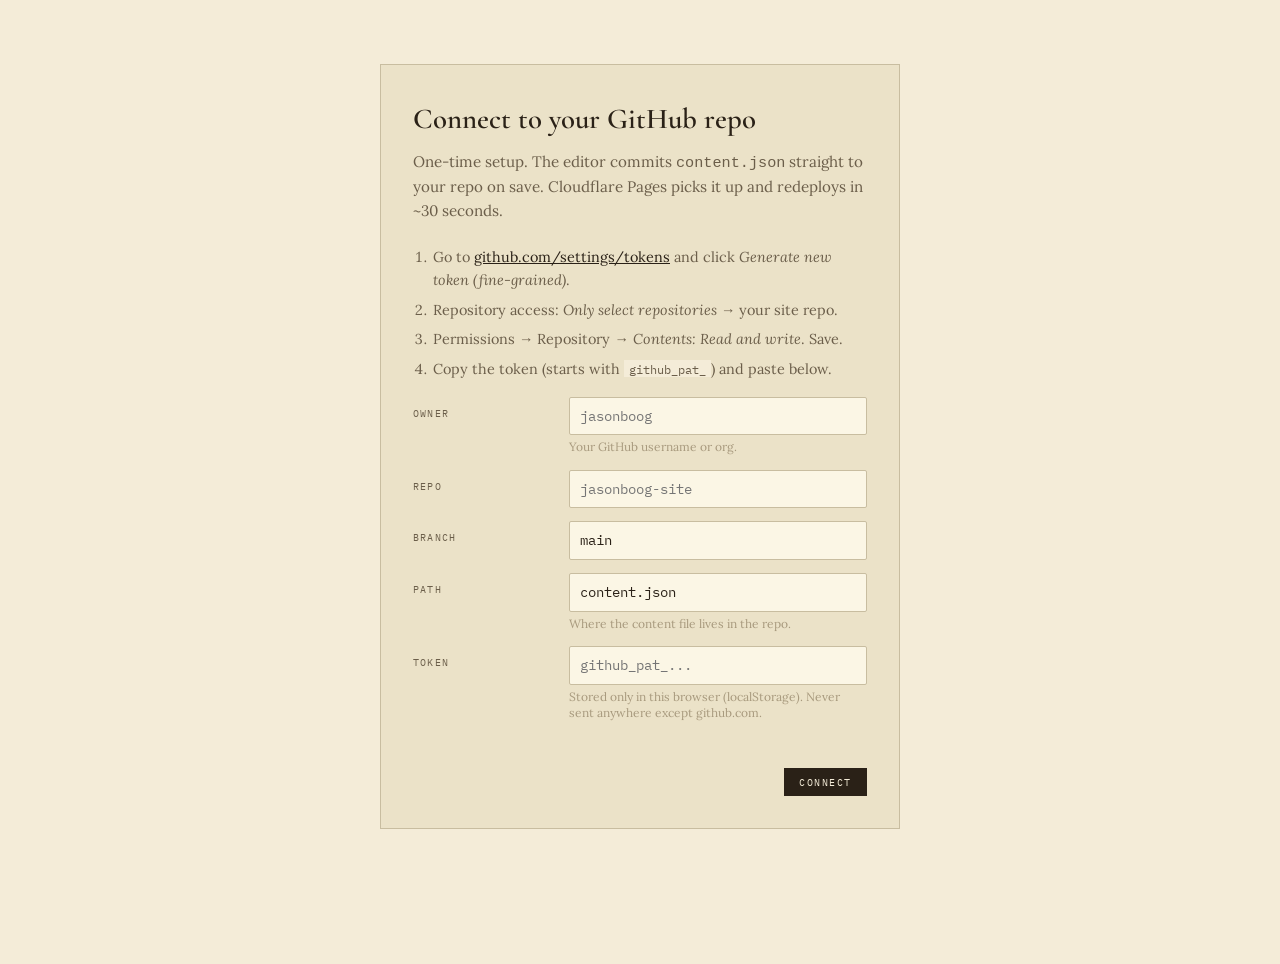
<file: admin/index.html>
<!DOCTYPE html>
<html lang="en">
<head>
<meta charset="UTF-8">
<meta name="viewport" content="width=device-width, initial-scale=1.0">
<meta name="robots" content="noindex">
<title>Site Editor — Jason Boog</title>
<link href="https://fonts.googleapis.com/css2?family=Cormorant+Garamond:wght@500;600&family=IBM+Plex+Mono:wght@400;500&family=Lora:wght@400;500&display=swap" rel="stylesheet">
<style>
  :root {
    --paper:      #f4ecd8;
    --paper-soft: #ebe2c8;
    --paper-deep: #e3d8b8;
    --ink:        #2a2117;
    --ink-soft:   #6b5e4a;
    --ink-faint:  #a89a7e;
    --rule:       #c8bda0;
    --rule-soft:  #d9cfb4;
    --accent:     #a83432;
    --ok:         #2a7a3a;
  }
  *, *::before, *::after { box-sizing: border-box; margin: 0; padding: 0; }
  body {
    background: var(--paper);
    color: var(--ink);
    font-family: 'Lora', Georgia, serif;
    font-size: 15px;
    line-height: 1.55;
    padding: 0;
    min-height: 100vh;
  }
  .mono { font-family: 'IBM Plex Mono', ui-monospace, monospace; }
  .serif { font-family: 'Cormorant Garamond', serif; }
  a { color: var(--ink); }
  a:hover { color: var(--accent); }

  /* Layout */
  .app { display: grid; grid-template-columns: 220px 1fr; min-height: 100vh; }
  aside.sidebar {
    background: var(--paper-soft);
    border-right: 0.5px solid var(--rule);
    padding: 1.5rem 0;
    position: sticky; top: 0; height: 100vh;
    display: flex; flex-direction: column; gap: 0.25rem;
  }
  .brand {
    padding: 0 1.25rem 1rem;
    border-bottom: 0.5px solid var(--rule);
    margin-bottom: 0.5rem;
  }
  .brand .name {
    font-family: 'Cormorant Garamond', serif;
    font-weight: 600; font-size: 1.4rem; line-height: 1; letter-spacing: -0.01em;
  }
  .brand .sub {
    font-family: 'IBM Plex Mono', monospace;
    font-size: 0.62rem; letter-spacing: 0.16em; text-transform: uppercase;
    color: var(--ink-faint); margin-top: 0.35rem;
  }
  .nav button {
    appearance: none; background: transparent; border: 0;
    padding: 0.55rem 1.25rem; width: 100%; text-align: left;
    font-family: 'IBM Plex Mono', monospace;
    font-size: 0.7rem; letter-spacing: 0.12em; text-transform: uppercase;
    color: var(--ink-soft); cursor: pointer; border-left: 2px solid transparent;
  }
  .nav button:hover { color: var(--accent); }
  .nav button.is-active { color: var(--accent); border-left-color: var(--accent); background: rgba(168,52,50,0.06); }
  .sidebar-foot { margin-top: auto; padding: 1rem 1.25rem; font-family: 'IBM Plex Mono', monospace; font-size: 0.62rem; color: var(--ink-faint); letter-spacing: 0.1em; }

  main.body { padding: 2rem 2.5rem 4rem; max-width: 920px; }

  /* Topbar (status + save) */
  .topbar {
    display: flex; justify-content: space-between; align-items: center;
    gap: 1rem; margin-bottom: 1.5rem;
    padding-bottom: 1rem; border-bottom: 0.5px solid var(--rule);
  }
  .topbar h1 {
    font-family: 'Cormorant Garamond', serif;
    font-weight: 600; font-size: 1.6rem; line-height: 1;
  }
  .topbar .actions { display: flex; gap: 0.5rem; align-items: center; }
  .status {
    font-family: 'IBM Plex Mono', monospace; font-size: 0.65rem;
    letter-spacing: 0.12em; text-transform: uppercase; color: var(--ink-faint);
  }
  .status.dirty { color: var(--accent); }
  .status.ok    { color: var(--ok); }

  button.btn, a.btn {
    appearance: none; cursor: pointer; text-decoration: none;
    background: var(--paper-soft); color: var(--ink);
    border: 0.5px solid var(--rule);
    padding: 0.5rem 0.9rem;
    font-family: 'IBM Plex Mono', monospace;
    font-size: 0.65rem; letter-spacing: 0.14em; text-transform: uppercase;
    line-height: 1; transition: background 0.1s;
    display: inline-flex; align-items: center; gap: 0.4rem;
  }
  button.btn:hover, a.btn:hover { background: var(--paper-deep); color: var(--ink); }
  button.btn.primary {
    background: var(--ink); color: var(--paper); border-color: var(--ink);
  }
  button.btn.primary:hover { background: var(--accent); border-color: var(--accent); }
  button.btn.danger { color: var(--accent); }
  button.btn:disabled { opacity: 0.4; cursor: not-allowed; }

  /* Form chrome */
  .pane { display: none; }
  .pane.is-active { display: block; }
  .pane h2 {
    font-family: 'IBM Plex Mono', monospace; font-size: 0.72rem;
    letter-spacing: 0.18em; text-transform: uppercase; color: var(--accent);
    margin: 0 0 1rem;
  }
  .pane .hint {
    font-size: 0.85rem; color: var(--ink-soft);
    margin-bottom: 1.5rem; line-height: 1.55;
  }
  .pane .hint code { font-family: 'IBM Plex Mono', monospace; background: var(--paper-soft); padding: 0.05rem 0.3rem; border-radius: 2px; font-size: 0.85em; }

  fieldset.card {
    border: 0.5px solid var(--rule);
    background: var(--paper-soft);
    padding: 1.25rem 1.25rem 1rem;
    margin-bottom: 1rem;
    position: relative;
  }
  fieldset.card legend {
    padding: 0 0.5rem;
    font-family: 'IBM Plex Mono', monospace;
    font-size: 0.65rem; letter-spacing: 0.14em; text-transform: uppercase;
    color: var(--ink-soft);
  }
  .row { display: grid; grid-template-columns: 160px 1fr; gap: 1rem; margin-bottom: 0.85rem; align-items: start; }
  .row label {
    font-family: 'IBM Plex Mono', monospace; font-size: 0.65rem;
    letter-spacing: 0.12em; text-transform: uppercase; color: var(--ink-soft);
    padding-top: 0.5rem;
  }
  .row .field { display: flex; flex-direction: column; gap: 0.25rem; }
  .row .field .note { font-size: 0.75rem; color: var(--ink-faint); line-height: 1.4; }

  input[type=text], input[type=url], input[type=email], textarea, select {
    width: 100%;
    font-family: 'Lora', Georgia, serif;
    font-size: 0.95rem; line-height: 1.5;
    background: #fbf6e5;
    color: var(--ink);
    border: 0.5px solid var(--rule);
    padding: 0.5rem 0.65rem;
    border-radius: 2px;
  }
  input.mono, textarea.mono { font-family: 'IBM Plex Mono', monospace; font-size: 0.85rem; }
  input:focus, textarea:focus, select:focus { outline: none; border-color: var(--ink); }
  textarea { resize: vertical; min-height: 4.5em; }
  textarea.tall { min-height: 8em; }

  .card-actions {
    display: flex; gap: 0.4rem; flex-wrap: wrap;
    padding-top: 0.75rem; margin-top: 0.25rem;
    border-top: 0.5px dotted var(--rule);
  }
  .add-row {
    margin-top: 0.5rem;
  }

  /* Setup screen */
  .setup {
    max-width: 520px; margin: 4rem auto; padding: 2rem;
    background: var(--paper-soft); border: 0.5px solid var(--rule);
  }
  .setup h1 {
    font-family: 'Cormorant Garamond', serif; font-weight: 600;
    font-size: 1.8rem; margin-bottom: 0.5rem;
  }
  .setup .lead { color: var(--ink-soft); margin-bottom: 1.5rem; line-height: 1.55; font-size: 0.95rem; }
  .setup ol { margin: 0 0 1rem 1.25rem; font-size: 0.9rem; line-height: 1.6; color: var(--ink-soft); }
  .setup ol li { margin-bottom: 0.4rem; }
  .setup ol code { font-family: 'IBM Plex Mono', monospace; background: var(--paper); padding: 0.05rem 0.3rem; font-size: 0.85em; }
  .setup .row { grid-template-columns: 140px 1fr; }
  .setup-actions { display: flex; gap: 0.5rem; justify-content: flex-end; margin-top: 1rem; }
  .err { color: var(--accent); font-family: 'IBM Plex Mono', monospace; font-size: 0.75rem; letter-spacing: 0.08em; padding: 0.5rem 0; }

  /* Toast */
  .toast {
    position: fixed; bottom: 1.5rem; right: 1.5rem; z-index: 100;
    background: var(--ink); color: var(--paper);
    padding: 0.75rem 1rem;
    font-family: 'IBM Plex Mono', monospace; font-size: 0.7rem;
    letter-spacing: 0.1em; text-transform: uppercase;
    border-radius: 2px; opacity: 0; transform: translateY(8px);
    transition: opacity 0.2s, transform 0.2s; pointer-events: none;
    max-width: 320px;
  }
  .toast.show { opacity: 1; transform: translateY(0); }
  .toast.err { background: var(--accent); }

  /* Small */
  .pill {
    display: inline-block;
    font-family: 'IBM Plex Mono', monospace;
    font-size: 0.6rem; letter-spacing: 0.12em; text-transform: uppercase;
    padding: 0.18rem 0.5rem; border: 0.5px solid var(--rule);
    color: var(--ink-faint);
  }
  .pill.active { color: var(--accent); border-color: var(--accent); }

  /* Image preview */
  .plate-prev {
    width: 100%; aspect-ratio: 4/3; background: var(--paper-deep);
    background-image: repeating-linear-gradient(45deg, var(--paper-soft) 0 10px, var(--paper-deep) 10px 20px);
    overflow: hidden; border: 0.5px solid var(--rule);
  }
  .plate-prev img { width: 100%; height: 100%; object-fit: cover; display: block; filter: contrast(1.04) sepia(0.05); }

  @media (max-width: 720px) {
    .app { grid-template-columns: 1fr; }
    aside.sidebar { position: static; height: auto; flex-direction: row; flex-wrap: wrap; padding: 1rem; }
    .nav { display: flex; flex-wrap: wrap; }
    .nav button { width: auto; padding: 0.4rem 0.7rem; border-left: 0; border-bottom: 2px solid transparent; }
    .nav button.is-active { border-left: 0; border-bottom-color: var(--accent); }
    .brand { border-bottom: 0; padding-bottom: 0; }
    main.body { padding: 1.5rem 1rem 3rem; }
    .row { grid-template-columns: 1fr; gap: 0.35rem; }
  }
</style>
</head>
<body>

<!-- ═══ SETUP SCREEN ═══════════════════════════════════════════ -->
<div id="setup" class="setup" style="display:none;">
  <h1>Connect to your GitHub repo</h1>
  <p class="lead">One-time setup. The editor commits <code>content.json</code> straight to your repo on save. Cloudflare Pages picks it up and redeploys in ~30 seconds.</p>

  <ol>
    <li>Go to <a href="https://github.com/settings/tokens?type=beta" target="_blank" rel="noopener">github.com/settings/tokens</a> and click <em>Generate new token (fine-grained)</em>.</li>
    <li>Repository access: <em>Only select repositories</em> → your site repo.</li>
    <li>Permissions → Repository → <em>Contents: Read and write</em>. Save.</li>
    <li>Copy the token (starts with <code>github_pat_</code>) and paste below.</li>
  </ol>

  <div class="row">
    <label for="su-owner">Owner</label>
    <div class="field">
      <input type="text" id="su-owner" class="mono" placeholder="jasonboog">
      <div class="note">Your GitHub username or org.</div>
    </div>
  </div>
  <div class="row">
    <label for="su-repo">Repo</label>
    <div class="field">
      <input type="text" id="su-repo" class="mono" placeholder="jasonboog-site">
    </div>
  </div>
  <div class="row">
    <label for="su-branch">Branch</label>
    <div class="field">
      <input type="text" id="su-branch" class="mono" value="main">
    </div>
  </div>
  <div class="row">
    <label for="su-path">Path</label>
    <div class="field">
      <input type="text" id="su-path" class="mono" value="content.json">
      <div class="note">Where the content file lives in the repo.</div>
    </div>
  </div>
  <div class="row">
    <label for="su-token">Token</label>
    <div class="field">
      <input type="text" id="su-token" class="mono" placeholder="github_pat_..." autocomplete="off">
      <div class="note">Stored only in this browser (localStorage). Never sent anywhere except github.com.</div>
    </div>
  </div>
  <div class="err" id="setup-err"></div>
  <div class="setup-actions">
    <button class="btn primary" id="setup-save">Connect</button>
  </div>
</div>

<!-- ═══ MAIN APP ═══════════════════════════════════════════════ -->
<div id="app" class="app" style="display:none;">
  <aside class="sidebar">
    <div class="brand">
      <div class="name">Site Editor</div>
      <div class="sub">Jason Boog</div>
    </div>
    <div class="nav" id="nav">
      <button data-pane="general">General</button>
      <button data-pane="books">The Books</button>
      <button data-pane="rooms">Four Rooms</button>
      <button data-pane="collections">Image Collections</button>
      <button data-pane="quotes">Pull Quotes</button>
      <button data-pane="about">About Page</button>
      <button data-pane="resume">Resume</button>
      <button data-pane="contact">Contact</button>
      <button data-pane="footer">Footer / Social</button>
    </div>
    <div class="sidebar-foot">
      <div><a href="/" target="_blank">View site →</a></div>
      <div style="margin-top:0.5rem;"><a href="#" id="logout">Reset connection</a></div>
    </div>
  </aside>

  <main class="body">
    <div class="topbar">
      <h1 id="pane-title">General</h1>
      <div class="actions">
        <span class="status" id="status">Loaded</span>
        <button class="btn" id="revert" disabled>Revert</button>
        <button class="btn primary" id="save" disabled>Save changes</button>
      </div>
    </div>

    <section class="pane" id="pane-general"></section>
    <section class="pane" id="pane-books"></section>
    <section class="pane" id="pane-rooms"></section>
    <section class="pane" id="pane-collections"></section>
    <section class="pane" id="pane-quotes"></section>
    <section class="pane" id="pane-about"></section>
    <section class="pane" id="pane-resume"></section>
    <section class="pane" id="pane-contact"></section>
    <section class="pane" id="pane-footer"></section>
  </main>
</div>

<div class="toast" id="toast"></div>

<script>
/* ═══════════════════════════════════════════════════════════════
   Site Editor — single-file admin for Jason Boog's site
   - Auth: GitHub Personal Access Token, stored in localStorage
   - Reads + writes content.json via GitHub Contents API
   - On save: a commit to the repo; Cloudflare Pages redeploys
═══════════════════════════════════════════════════════════════ */

const LS_KEY = 'jb_admin_cfg';
let cfg = null;        // { owner, repo, branch, path, token }
let original = null;   // unedited JSON (string-canonical for diffing)
let data = null;       // working draft
let sha = null;        // GitHub file SHA
let activePane = 'general';

// ── Boot ───────────────────────────────────────────────────────
init();

async function init() {
  try { cfg = JSON.parse(localStorage.getItem(LS_KEY) || 'null'); } catch (_) { cfg = null; }
  if (!cfg) {
    showSetup();
  } else {
    await loadAndRender();
  }
}

function showSetup() {
  document.getElementById('setup').style.display = '';
  document.getElementById('app').style.display = 'none';
  document.getElementById('setup-save').onclick = onConnect;
}

async function onConnect() {
  const owner  = val('su-owner').trim();
  const repo   = val('su-repo').trim();
  const branch = val('su-branch').trim() || 'main';
  const path   = val('su-path').trim() || 'content.json';
  const token  = val('su-token').trim();
  const errEl  = document.getElementById('setup-err');
  errEl.textContent = '';
  if (!owner || !repo || !token) { errEl.textContent = 'Owner, repo, and token are required.'; return; }
  const probe = await fetch(ghUrl({ owner, repo, branch, path }), { headers: ghHeaders(token) });
  if (!probe.ok) {
    errEl.textContent = 'Could not reach repo (' + probe.status + '). Check the values and token permissions.';
    return;
  }
  cfg = { owner, repo, branch, path, token };
  localStorage.setItem(LS_KEY, JSON.stringify(cfg));
  await loadAndRender();
}

function logout() {
  localStorage.removeItem(LS_KEY);
  location.reload();
}

// ── GitHub Contents API ───────────────────────────────────────
function ghUrl(c) {
  c = c || cfg;
  return `https://api.github.com/repos/${encodeURIComponent(c.owner)}/${encodeURIComponent(c.repo)}/contents/${encodeURIComponent(c.path)}?ref=${encodeURIComponent(c.branch)}`;
}
function ghHeaders(token) {
  return {
    'Authorization': 'Bearer ' + (token || cfg.token),
    'Accept': 'application/vnd.github+json',
    'X-GitHub-Api-Version': '2022-11-28'
  };
}

async function loadAndRender() {
  document.getElementById('setup').style.display = 'none';
  document.getElementById('app').style.display = '';
  setStatus('Loading…');
  try {
    const res = await fetch(ghUrl(), { headers: ghHeaders() });
    if (!res.ok) throw new Error('GitHub returned ' + res.status);
    const meta = await res.json();
    sha = meta.sha;
    const decoded = b64decodeUtf8(meta.content.replace(/\n/g, ''));
    data = JSON.parse(decoded);
    original = decoded;
    renderAll();
    setStatus('Loaded', 'ok');
  } catch (e) {
    console.error(e);
    setStatus('Load failed', 'dirty');
    toast('Could not load content.json — ' + e.message, true);
  }
}

async function save() {
  if (!isDirty()) return;
  setStatus('Saving…');
  const txt = JSON.stringify(data, null, 2);
  const body = {
    message: 'Edit content via /admin',
    content: b64encodeUtf8(txt),
    sha: sha,
    branch: cfg.branch
  };
  try {
    const res = await fetch(ghUrl(), {
      method: 'PUT',
      headers: Object.assign({ 'Content-Type': 'application/json' }, ghHeaders()),
      body: JSON.stringify(body)
    });
    if (!res.ok) {
      const j = await res.json().catch(() => ({}));
      throw new Error(j.message || ('GitHub ' + res.status));
    }
    const result = await res.json();
    sha = result.content.sha;
    original = txt;
    setStatus('Saved — Cloudflare is redeploying', 'ok');
    toast('Saved. Live site updates in ~30s.');
    updateDirtyButtons();
  } catch (e) {
    console.error(e);
    setStatus('Save failed', 'dirty');
    toast('Save failed: ' + e.message, true);
  }
}

function revert() {
  if (!confirm('Discard all unsaved edits?')) return;
  data = JSON.parse(original);
  renderAll();
  setStatus('Reverted', 'ok');
}

// ── UTF-8 base64 ──────────────────────────────────────────────
function b64encodeUtf8(s) {
  return btoa(unescape(encodeURIComponent(s)));
}
function b64decodeUtf8(s) {
  return decodeURIComponent(escape(atob(s)));
}

// ── Dirty tracking ────────────────────────────────────────────
function isDirty() {
  return JSON.stringify(data, null, 2) !== original;
}
function updateDirtyButtons() {
  const dirty = isDirty();
  document.getElementById('save').disabled = !dirty;
  document.getElementById('revert').disabled = !dirty;
  if (dirty) setStatus('Unsaved changes', 'dirty');
}

// ── Status & toast ────────────────────────────────────────────
function setStatus(text, cls) {
  const el = document.getElementById('status');
  el.textContent = text;
  el.className = 'status' + (cls ? ' ' + cls : '');
}
function toast(msg, isErr) {
  const t = document.getElementById('toast');
  t.textContent = msg;
  t.className = 'toast show' + (isErr ? ' err' : '');
  clearTimeout(toast._t);
  toast._t = setTimeout(function () { t.className = 'toast' + (isErr ? ' err' : ''); }, 3500);
}
function val(id) { return document.getElementById(id).value; }

// ═══ RENDERING ════════════════════════════════════════════════
function renderAll() {
  renderPane('general',     renderGeneral);
  renderPane('books',       renderBooks);
  renderPane('rooms',       renderRooms);
  renderPane('collections', renderCollections);
  renderPane('quotes',      renderQuotes);
  renderPane('about',       renderAbout);
  renderPane('resume',      renderResume);
  renderPane('contact',     renderContact);
  renderPane('footer',      renderFooter);
  setActivePane(activePane);
  updateDirtyButtons();
}
function renderPane(id, fn) {
  const host = document.getElementById('pane-' + id);
  host.innerHTML = '';
  fn(host);
}
function setActivePane(id) {
  activePane = id;
  document.querySelectorAll('.nav button').forEach(b => b.classList.toggle('is-active', b.dataset.pane === id));
  document.querySelectorAll('.pane').forEach(p => p.classList.toggle('is-active', p.id === 'pane-' + id));
  const label = document.querySelector('.nav button[data-pane="' + id + '"]');
  if (label) document.getElementById('pane-title').textContent = label.textContent;
}

// ── Form helpers ──────────────────────────────────────────────
function rowText(label, value, onInput, opts) {
  opts = opts || {};
  const wrap = document.createElement('div'); wrap.className = 'row';
  const lab  = document.createElement('label'); lab.textContent = label;
  const fld  = document.createElement('div');   fld.className = 'field';
  const input = document.createElement(opts.tag || 'input');
  if (opts.tag === 'textarea') { input.value = value || ''; if (opts.tall) input.classList.add('tall'); }
  else { input.type = opts.type || 'text'; input.value = value || ''; }
  if (opts.mono) input.classList.add('mono');
  if (opts.placeholder) input.placeholder = opts.placeholder;
  input.addEventListener('input', e => { onInput(e.target.value); updateDirtyButtons(); });
  fld.appendChild(input);
  if (opts.note) { const n = document.createElement('div'); n.className = 'note'; n.innerHTML = opts.note; fld.appendChild(n); }
  wrap.appendChild(lab); wrap.appendChild(fld);
  return wrap;
}
function card(legendText) {
  const fs = document.createElement('fieldset'); fs.className = 'card';
  const lg = document.createElement('legend'); lg.textContent = legendText;
  fs.appendChild(lg);
  return fs;
}
function addBtn(label, onClick) {
  const b = document.createElement('button');
  b.className = 'btn add-row'; b.type = 'button'; b.textContent = '+ ' + label;
  b.onclick = onClick;
  return b;
}
function rowBtns(onDelete, onUp, onDown) {
  const wrap = document.createElement('div'); wrap.className = 'card-actions';
  const mk = (label, fn, cls) => { const b = document.createElement('button'); b.type='button'; b.className='btn'+(cls?' '+cls:''); b.textContent=label; b.onclick=fn; return b; };
  if (onUp)     wrap.appendChild(mk('↑ Move up',   onUp));
  if (onDown)   wrap.appendChild(mk('↓ Move down', onDown));
  if (onDelete) wrap.appendChild(mk('Delete',      onDelete, 'danger'));
  return wrap;
}
function rerender() { renderAll(); }
function move(arr, idx, dir) {
  const j = idx + dir;
  if (j < 0 || j >= arr.length) return;
  [arr[idx], arr[j]] = [arr[j], arr[idx]];
}

// ═══ PANE RENDERERS ═══════════════════════════════════════════

// General
function renderGeneral(host) {
  const s = data.site;
  const intro = document.createElement('p'); intro.className = 'hint';
  intro.innerHTML = 'These appear in the masthead at the top of every page. Use <code>*asterisks*</code> for italics and <code>[text](url)</code> for inline links inside the deck.';
  host.appendChild(intro);
  const c = card('Masthead');
  c.appendChild(rowText('Title', s.title, v => s.title = v));
  c.appendChild(rowText('Tagline', s.tagline, v => s.tagline = v, { note: 'Shown in the browser tab title.' }));
  c.appendChild(rowText('Deck', s.deck, v => s.deck = v, { tag: 'textarea', note: 'The italic line under your name.' }));
  c.appendChild(rowText('Meta description', s.metaDescription, v => s.metaDescription = v, { tag: 'textarea', note: 'For Google / link previews.' }));
  host.appendChild(c);

  // Nav links
  const navCard = card('Main navigation');
  data.nav.forEach((n, i) => {
    const sub = card('Link ' + (i + 1));
    sub.appendChild(rowText('Label', n.label, v => n.label = v));
    sub.appendChild(rowText('URL',   n.href,  v => n.href  = v, { mono: true }));
    sub.appendChild(rowBtns(
      () => { data.nav.splice(i, 1); rerender(); },
      i > 0 ? () => { move(data.nav, i, -1); rerender(); } : null,
      i < data.nav.length - 1 ? () => { move(data.nav, i, 1); rerender(); } : null
    ));
    navCard.appendChild(sub);
  });
  navCard.appendChild(addBtn('Add nav link', () => { data.nav.push({ label: 'New', href: '/' }); rerender(); }));
  host.appendChild(navCard);
}

// Books spotlight
function renderBooks(host) {
  const hint = document.createElement('p'); hint.className = 'hint';
  hint.innerHTML = 'The two-book spotlight just under the masthead on the home page. Wrap a book title in <code>*asterisks*</code> for italics.';
  host.appendChild(hint);

  const top = card('Spotlight');
  top.appendChild(rowText('Kicker', data.books.kicker, v => data.books.kicker = v, { note: 'The small uppercase label above the books, e.g. "The Books".' }));
  host.appendChild(top);

  data.books.items.forEach((b, i) => {
    const c = card('Book ' + (i + 1));
    c.appendChild(rowText('Title', b.title, v => b.title = v, { tag: 'textarea' }));
    c.appendChild(rowText('URL',   b.url,   v => b.url   = v, { mono: true }));
    c.appendChild(rowBtns(
      () => { data.books.items.splice(i, 1); rerender(); },
      i > 0 ? () => { move(data.books.items, i, -1); rerender(); } : null,
      i < data.books.items.length - 1 ? () => { move(data.books.items, i, 1); rerender(); } : null
    ));
    host.appendChild(c);
  });
  host.appendChild(addBtn('Add book', () => { data.books.items.push({ title: 'New Book', url: '#' }); rerender(); }));
}

// Four Rooms
function renderRooms(host) {
  const hint = document.createElement('p'); hint.className = 'hint';
  hint.innerHTML = 'The four "rooms" on the home page. Each room has its own image (matched by <code>slot</code>) from whichever Image Collection is active. Markdown: <code>*italic*</code> for titles, <code>[text](url)</code> for inline links inside captions.';
  host.appendChild(hint);

  data.rooms.forEach((r, i) => {
    const c = card('Room: ' + r.name);
    c.appendChild(rowText('Slot', r.slot, v => r.slot = v, { mono: true, note: 'Must match a plate <code>slot</code> in your active image collection.' }));
    c.appendChild(rowText('Name', r.name, v => r.name = v));
    c.appendChild(rowText('Deck', r.deck, v => r.deck = v, { tag: 'textarea', note: 'One-line description under the room name.' }));
    c.appendChild(rowText('Image caption', r.caption, v => r.caption = v, { tag: 'textarea', note: 'Tiny line under the room\'s image. Markdown links OK.' }));
    c.appendChild(rowText('"All of…" URL', r.moreUrl, v => r.moreUrl = v, { mono: true, note: 'Where the "All of Open Book →" link points.' }));

    // Pieces (4-ish per room)
    const pCard = card('Pieces (article links)');
    r.pieces.forEach((p, j) => {
      const sub = card('Piece ' + (j + 1));
      sub.appendChild(rowText('Title', p.title, v => p.title = v, { tag: 'textarea' }));
      sub.appendChild(rowText('URL',   p.url,   v => p.url   = v, { mono: true }));
      sub.appendChild(rowBtns(
        () => { r.pieces.splice(j, 1); rerender(); },
        j > 0 ? () => { move(r.pieces, j, -1); rerender(); } : null,
        j < r.pieces.length - 1 ? () => { move(r.pieces, j, 1); rerender(); } : null
      ));
      pCard.appendChild(sub);
    });
    pCard.appendChild(addBtn('Add piece', () => { r.pieces.push({ title: 'New Piece', url: '#' }); rerender(); }));
    c.appendChild(pCard);

    c.appendChild(rowBtns(
      () => { if (confirm('Delete the whole "' + r.name + '" room?')) { data.rooms.splice(i, 1); rerender(); } },
      i > 0 ? () => { move(data.rooms, i, -1); rerender(); } : null,
      i < data.rooms.length - 1 ? () => { move(data.rooms, i, 1); rerender(); } : null
    ));
    host.appendChild(c);
  });
  host.appendChild(addBtn('Add room', () => {
    data.rooms.push({ slot: 'new-room', name: 'New Room', deck: '', caption: '', moreUrl: '#', pieces: [] });
    rerender();
  }));
}

// Image Collections
function renderCollections(host) {
  const hint = document.createElement('p'); hint.className = 'hint';
  hint.innerHTML =
    'A collection is a theme pack of public-domain images. Drop new images in by their URL — Library of Congress, Internet Archive, Smithsonian Open Access, anything public.<br><br>' +
    'Each plate has a <strong>slot</strong> that matches a room (e.g. <code>open-book</code>, <code>history-club</code>) plus a special <code>hero</code> slot for the daily image. <strong>focus</strong> tells the crop where to point (e.g. <code>center 30%</code>, <code>left 40%</code>).<br><br>' +
    'Switch the active collection to "hang" a different set of images across the whole site.';
  host.appendChild(hint);

  // Active picker
  const active = card('Active collection');
  const sel = document.createElement('select');
  data.collections.forEach(c => {
    const o = document.createElement('option'); o.value = c.id; o.textContent = c.name + '  (' + c.id + ')';
    if (c.id === data.activeCollection) o.selected = true;
    sel.appendChild(o);
  });
  sel.onchange = () => { data.activeCollection = sel.value; updateDirtyButtons(); };
  const row = document.createElement('div'); row.className = 'row';
  const lab = document.createElement('label'); lab.textContent = 'Currently hung';
  const fld = document.createElement('div'); fld.className = 'field'; fld.appendChild(sel);
  row.appendChild(lab); row.appendChild(fld); active.appendChild(row);
  host.appendChild(active);

  data.collections.forEach((c, i) => {
    const wrap = card('Collection: ' + c.name + (c.id === data.activeCollection ? '  ★' : ''));
    wrap.appendChild(rowText('ID',        c.id,     v => c.id = v, { mono: true, note: 'Short slug, no spaces — used internally.' }));
    wrap.appendChild(rowText('Number',    c.no,     v => c.no = v, { mono: true, note: 'Just for your own reference, like "01".' }));
    wrap.appendChild(rowText('Name',      c.name,   v => c.name = v));
    wrap.appendChild(rowText('Deck',      c.deck,   v => c.deck = v, { tag: 'textarea' }));
    wrap.appendChild(rowText('Source',    c.source, v => c.source = v, { tag: 'textarea', note: 'Photo credit line.' }));
    wrap.appendChild(rowText('Accent color', c.accent, v => c.accent = v, { mono: true, placeholder: '#a83432', note: 'Hex color. Sets the red-ish accent throughout the site when this collection is active.' }));
    wrap.appendChild(rowText('Paper color',  c.paper || '', v => c.paper = v, { mono: true, placeholder: '#f4ecd8', note: 'Hex color for the page background.' }));

    // Plates
    const platesCard = card('Plates (images)');
    c.plates.forEach((p, j) => {
      const sub = card('Plate ' + (j + 1) + ' — slot: ' + (p.slot || '?'));
      // preview
      const prevRow = document.createElement('div'); prevRow.className = 'row';
      const plab = document.createElement('label'); plab.textContent = 'Preview';
      const pfld = document.createElement('div'); pfld.className = 'field';
      const pwrap = document.createElement('div'); pwrap.className = 'plate-prev';
      if (p.url) { const img = document.createElement('img'); img.src = p.url; img.style.objectPosition = p.focus || 'center'; pwrap.appendChild(img); }
      pfld.appendChild(pwrap);
      prevRow.appendChild(plab); prevRow.appendChild(pfld); sub.appendChild(prevRow);

      sub.appendChild(rowText('Slot',    p.slot,    v => p.slot = v, { mono: true, note: 'Match a room slot — <code>hero</code>, <code>open-book</code>, <code>wititi</code>, <code>history-club</code>, <code>writing-machines</code>, etc.' }));
      sub.appendChild(rowText('Image URL', p.url,   v => p.url = v, { mono: true, note: 'Direct URL to a public-domain image (LOC, IA, Smithsonian, etc.).' }));
      sub.appendChild(rowText('Focus',   p.focus,   v => p.focus = v, { mono: true, placeholder: 'center', note: 'CSS object-position: <code>center</code>, <code>center 30%</code>, <code>left 40%</code>…' }));
      sub.appendChild(rowText('Title',   p.title,   v => p.title = v));
      sub.appendChild(rowText('Link',    p.link || '', v => p.link = v, { mono: true, note: 'Optional — makes the title in the hero caption clickable (e.g. the LOC page for the photo).' }));
      sub.appendChild(rowText('Creator', p.creator, v => p.creator = v));
      sub.appendChild(rowText('Year',    p.year,    v => p.year = v, { mono: true }));
      sub.appendChild(rowBtns(
        () => { c.plates.splice(j, 1); rerender(); },
        j > 0 ? () => { move(c.plates, j, -1); rerender(); } : null,
        j < c.plates.length - 1 ? () => { move(c.plates, j, 1); rerender(); } : null
      ));
      platesCard.appendChild(sub);
    });
    platesCard.appendChild(addBtn('Add plate', () => {
      c.plates.push({ slot: 'hero', focus: 'center', url: '', title: '', link: '', creator: '', year: '' });
      rerender();
    }));
    wrap.appendChild(platesCard);

    wrap.appendChild(rowBtns(
      () => { if (confirm('Delete the "' + c.name + '" collection?')) { data.collections.splice(i, 1); rerender(); } },
      i > 0 ? () => { move(data.collections, i, -1); rerender(); } : null,
      i < data.collections.length - 1 ? () => { move(data.collections, i, 1); rerender(); } : null
    ));
    host.appendChild(wrap);
  });

  host.appendChild(addBtn('New collection', () => {
    data.collections.push({
      id: 'new-collection-' + (data.collections.length + 1),
      no: String(data.collections.length + 1).padStart(2, '0'),
      name: 'Untitled',
      deck: '',
      source: '',
      accent: '#a83432',
      paper:  '#f4ecd8',
      plates: []
    });
    rerender();
  }));
}

// Quotes
function renderQuotes(host) {
  const hint = document.createElement('p'); hint.className = 'hint';
  hint.innerHTML = 'The home page picks one of these at random on every load. <code>*asterisks*</code> for italics in either field.';
  host.appendChild(hint);
  data.quotes.forEach((q, i) => {
    const c = card('Quote ' + (i + 1));
    c.appendChild(rowText('Text', q.text, v => q.text = v, { tag: 'textarea' }));
    c.appendChild(rowText('Attribution', q.attr, v => q.attr = v, { note: 'Shown below the quote in monospace caps.' }));
    c.appendChild(rowBtns(
      () => { data.quotes.splice(i, 1); rerender(); },
      i > 0 ? () => { move(data.quotes, i, -1); rerender(); } : null,
      i < data.quotes.length - 1 ? () => { move(data.quotes, i, 1); rerender(); } : null
    ));
    host.appendChild(c);
  });
  host.appendChild(addBtn('Add quote', () => { data.quotes.push({ text: '', attr: '' }); rerender(); }));
}

// About page
function renderAbout(host) {
  const a = data.about;
  const hint = document.createElement('p'); hint.className = 'hint';
  hint.innerHTML = 'The About page. The first paragraph gets the editorial drop-cap. <code>*italic*</code> and <code>[text](url)</code> both work in paragraphs.';
  host.appendChild(hint);

  const head = card('Heading');
  head.appendChild(rowText('Kicker',   a.kicker,   v => a.kicker = v));
  head.appendChild(rowText('Headline', a.headline, v => a.headline = v));
  head.appendChild(rowText('Deck',     a.deck,     v => a.deck = v, { tag: 'textarea' }));
  host.appendChild(head);

  const loc = card('Location stamp (side column)');
  a.locationStamp.forEach((line, i) => {
    const c = card('Line ' + (i + 1));
    c.appendChild(rowText('Line', line, v => { a.locationStamp[i] = v; }));
    c.appendChild(rowBtns(
      () => { a.locationStamp.splice(i, 1); rerender(); },
      i > 0 ? () => { move(a.locationStamp, i, -1); rerender(); } : null,
      i < a.locationStamp.length - 1 ? () => { move(a.locationStamp, i, 1); rerender(); } : null
    ));
    loc.appendChild(c);
  });
  loc.appendChild(addBtn('Add line', () => { a.locationStamp.push(''); rerender(); }));
  host.appendChild(loc);

  const ps = card('Bio paragraphs');
  a.paragraphs.forEach((p, i) => {
    const c = card('Paragraph ' + (i + 1) + (i === 0 ? ' (drop-cap)' : ''));
    c.appendChild(rowText('Text', p, v => { a.paragraphs[i] = v; }, { tag: 'textarea', tall: true }));
    c.appendChild(rowBtns(
      () => { a.paragraphs.splice(i, 1); rerender(); },
      i > 0 ? () => { move(a.paragraphs, i, -1); rerender(); } : null,
      i < a.paragraphs.length - 1 ? () => { move(a.paragraphs, i, 1); rerender(); } : null
    ));
    ps.appendChild(c);
  });
  ps.appendChild(addBtn('Add paragraph', () => { a.paragraphs.push(''); rerender(); }));
  host.appendChild(ps);
}

// Resume
function renderResume(host) {
  const r = data.resume;
  const hint = document.createElement('p'); hint.className = 'hint';
  hint.innerHTML = 'CV page — grouped by section, with year stubs.';
  host.appendChild(hint);

  const head = card('Heading');
  head.appendChild(rowText('Kicker',   r.kicker,   v => r.kicker = v));
  head.appendChild(rowText('Headline', r.headline, v => r.headline = v));
  head.appendChild(rowText('Deck',     r.deck,     v => r.deck = v, { tag: 'textarea', note: 'Markdown links work — e.g. <code>[Download PDF](/cv.pdf)</code>.' }));
  host.appendChild(head);

  r.sections.forEach((sec, i) => {
    const sCard = card('Section: ' + sec.heading);
    sCard.appendChild(rowText('Heading', sec.heading, v => sec.heading = v));

    const entCard = card('Entries');
    sec.entries.forEach((e, j) => {
      const sub = card('Entry ' + (j + 1));
      sub.appendChild(rowText('Year stub',   e.year,        v => e.year = v, { mono: true }));
      sub.appendChild(rowText('Title',       e.title,       v => e.title = v));
      sub.appendChild(rowText('Org / sub',   e.org,         v => e.org = v));
      sub.appendChild(rowText('Description', e.description, v => e.description = v, { tag: 'textarea' }));
      sub.appendChild(rowBtns(
        () => { sec.entries.splice(j, 1); rerender(); },
        j > 0 ? () => { move(sec.entries, j, -1); rerender(); } : null,
        j < sec.entries.length - 1 ? () => { move(sec.entries, j, 1); rerender(); } : null
      ));
      entCard.appendChild(sub);
    });
    entCard.appendChild(addBtn('Add entry', () => { sec.entries.push({ year: '', title: '', org: '', description: '' }); rerender(); }));
    sCard.appendChild(entCard);

    sCard.appendChild(rowBtns(
      () => { if (confirm('Delete the "' + sec.heading + '" section?')) { r.sections.splice(i, 1); rerender(); } },
      i > 0 ? () => { move(r.sections, i, -1); rerender(); } : null,
      i < r.sections.length - 1 ? () => { move(r.sections, i, 1); rerender(); } : null
    ));
    host.appendChild(sCard);
  });
  host.appendChild(addBtn('Add section', () => { r.sections.push({ heading: 'New Section', entries: [] }); rerender(); }));
}

// Contact
function renderContact(host) {
  const c = data.contact;
  const hint = document.createElement('p'); hint.className = 'hint';
  hint.innerHTML = 'The Contact page — four cards. Use <code>mailto:</code> URLs for email links.';
  host.appendChild(hint);

  const head = card('Heading');
  head.appendChild(rowText('Kicker',   c.kicker,   v => c.kicker = v));
  head.appendChild(rowText('Headline', c.headline, v => c.headline = v));
  head.appendChild(rowText('Deck',     c.deck,     v => c.deck = v, { tag: 'textarea' }));
  host.appendChild(head);

  c.cards.forEach((card_, i) => {
    const sub = card('Card: ' + card_.kicker);
    sub.appendChild(rowText('Kicker',      card_.kicker,      v => card_.kicker = v));
    sub.appendChild(rowText('Headline',    card_.headline,    v => card_.headline = v));
    sub.appendChild(rowText('URL',         card_.url,         v => card_.url = v, { mono: true }));
    sub.appendChild(rowText('Description', card_.description, v => card_.description = v, { tag: 'textarea' }));
    sub.appendChild(rowBtns(
      () => { c.cards.splice(i, 1); rerender(); },
      i > 0 ? () => { move(c.cards, i, -1); rerender(); } : null,
      i < c.cards.length - 1 ? () => { move(c.cards, i, 1); rerender(); } : null
    ));
    host.appendChild(sub);
  });
  host.appendChild(addBtn('Add card', () => { c.cards.push({ kicker: 'New', headline: '', url: '#', description: '' }); rerender(); }));
}

// Footer / social
function renderFooter(host) {
  const f = data.footer;
  const hint = document.createElement('p'); hint.className = 'hint';
  hint.innerHTML = 'Social links in the bottom row of every page footer.';
  host.appendChild(hint);

  f.social.forEach((s, i) => {
    const c = card('Link ' + (i + 1));
    c.appendChild(rowText('Label', s.label, v => s.label = v));
    c.appendChild(rowText('URL',   s.url,   v => s.url = v, { mono: true }));
    c.appendChild(rowBtns(
      () => { f.social.splice(i, 1); rerender(); },
      i > 0 ? () => { move(f.social, i, -1); rerender(); } : null,
      i < f.social.length - 1 ? () => { move(f.social, i, 1); rerender(); } : null
    ));
    host.appendChild(c);
  });
  host.appendChild(addBtn('Add social link', () => { f.social.push({ label: '', url: '' }); rerender(); }));
}

// ═══ EVENT WIRING ═════════════════════════════════════════════
document.getElementById('save').onclick   = save;
document.getElementById('revert').onclick = revert;
document.getElementById('logout').onclick = e => { e.preventDefault(); logout(); };
document.getElementById('nav').addEventListener('click', e => {
  const b = e.target.closest('button[data-pane]');
  if (b) setActivePane(b.dataset.pane);
});
// Keyboard: Cmd/Ctrl+S
window.addEventListener('keydown', e => {
  if ((e.metaKey || e.ctrlKey) && e.key === 's') {
    e.preventDefault();
    if (isDirty()) save();
  }
});
// Warn on unload if dirty
window.addEventListener('beforeunload', e => {
  if (data && isDirty()) { e.preventDefault(); e.returnValue = ''; }
});
</script>

</body>
</html>
</file>
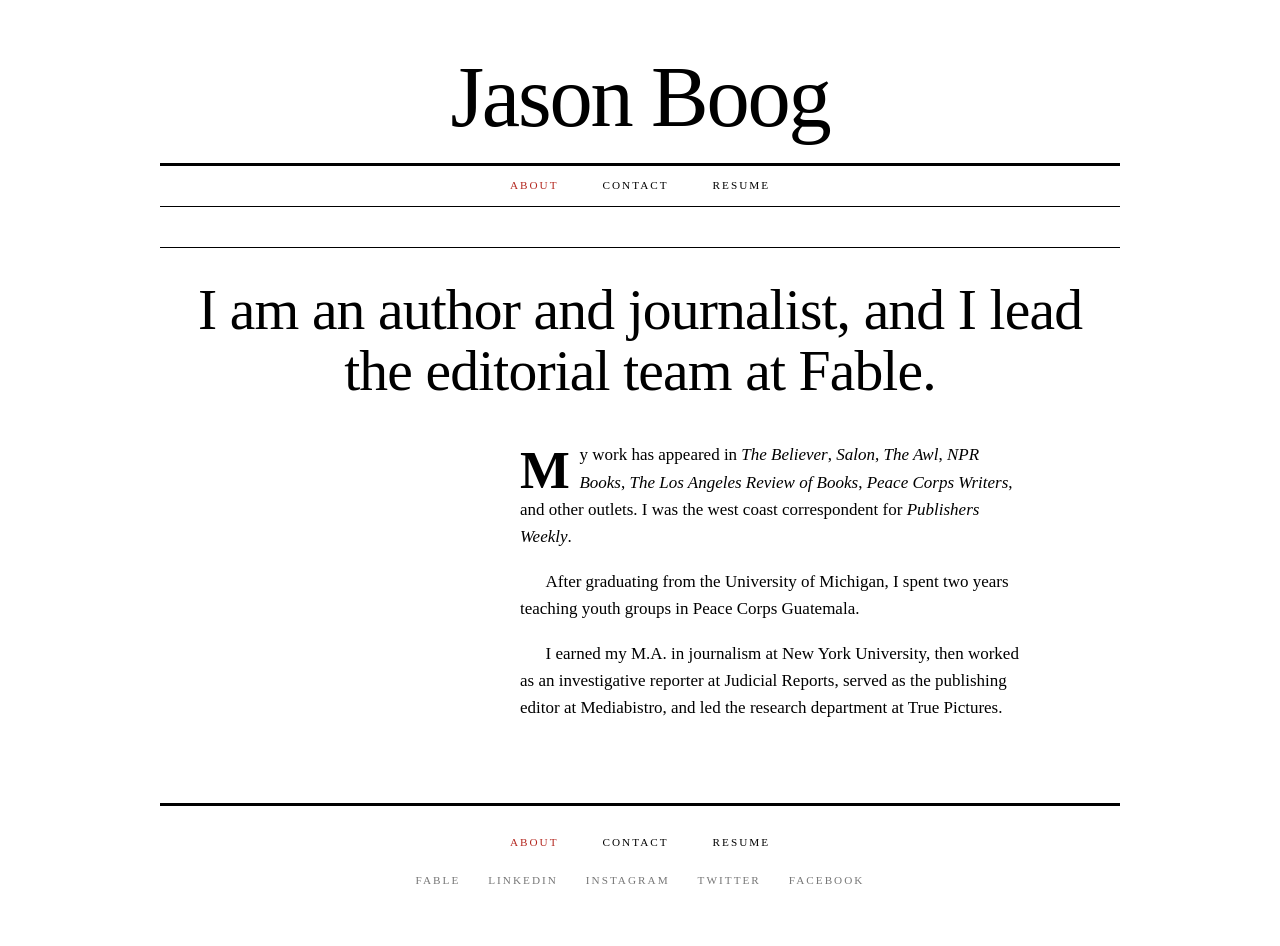
<file: about.html>
<!DOCTYPE html>
<html lang="en">
<head>
  <meta charset="UTF-8">
  <meta name="viewport" content="width=device-width, initial-scale=1.0">
  <title>About — Jason Boog</title>
  <meta name="description" content="About Jason Boog — author, journalist, and editorial lead at Fable. Bylines in Publishers Weekly, The Believer, Salon, NPR Books, and The Los Angeles Review of Books.">
  <link rel="canonical" href="https://jasonboog.com/about.html">

  <meta property="og:type" content="profile">
  <meta property="og:site_name" content="Jason Boog">
  <meta property="og:title" content="About — Jason Boog">
  <meta property="og:description" content="About Jason Boog — author, journalist, and editorial lead at Fable.">
  <meta property="og:url" content="https://jasonboog.com/about.html">
  <meta name="twitter:card" content="summary">
  <meta name="twitter:title" content="About — Jason Boog">
  <meta name="twitter:description" content="About Jason Boog — author, journalist, and editorial lead at Fable.">

  <link rel="preconnect" href="https://fonts.googleapis.com">
  <link rel="preconnect" href="https://fonts.gstatic.com" crossorigin>
  <link href="https://fonts.googleapis.com/css2?family=Cormorant+Garamond:ital,wght@0,400;0,500;0,600;0,700;1,400;1,500;1,600&family=Lora:ital,wght@0,400;0,500;0,600;1,400;1,500&family=IBM+Plex+Mono:wght@400;500&display=swap" rel="stylesheet">
  <link rel="stylesheet" href="/site.css">
</head>
<body data-page="about">
  <main class="page">
    <header class="masthead" data-slot="masthead"></header>
    <section class="interior">
      <div class="interior-head" data-slot="interior-head"></div>
      <div class="interior-grid" data-slot="about-grid"></div>
    </section>
    <footer class="colophon" data-slot="footer"></footer>
  </main>
  <script src="/site.js"></script>
</body>
</html>
</file>
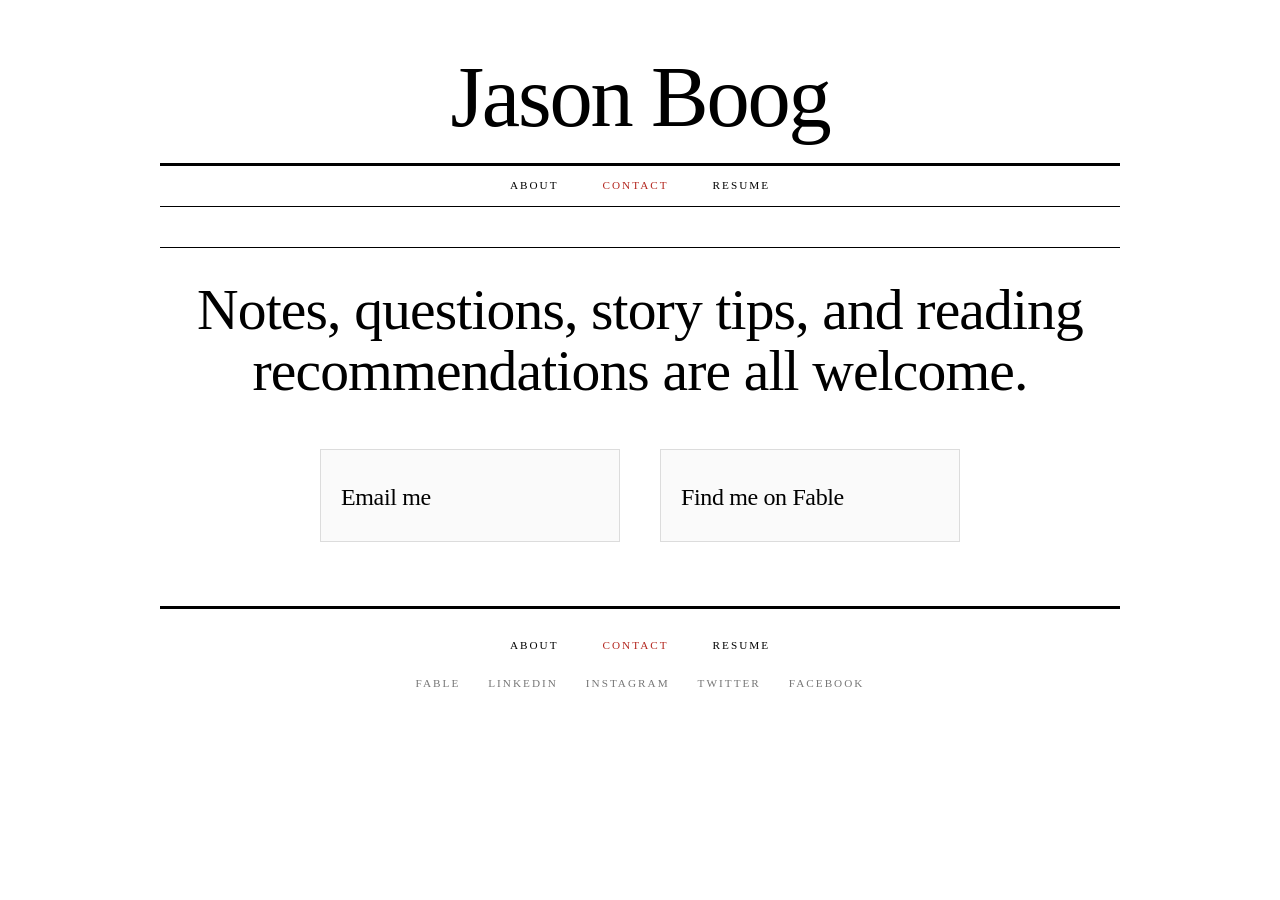
<file: contact.html>
<!DOCTYPE html>
<html lang="en">
<head>
  <meta charset="UTF-8">
  <meta name="viewport" content="width=device-width, initial-scale=1.0">
  <title>Contact — Jason Boog</title>
  <meta name="description" content="Get in touch with Jason Boog — letters, story tips, press inquiries, and book recommendations are all welcome.">
  <link rel="canonical" href="https://jasonboog.com/contact.html">

  <meta property="og:type" content="website">
  <meta property="og:site_name" content="Jason Boog">
  <meta property="og:title" content="Contact — Jason Boog">
  <meta property="og:description" content="Letters, story tips, press inquiries, and book recommendations are all welcome.">
  <meta property="og:url" content="https://jasonboog.com/contact.html">
  <meta name="twitter:card" content="summary">
  <meta name="twitter:title" content="Contact — Jason Boog">
  <meta name="twitter:description" content="Letters, story tips, press inquiries, and book recommendations are all welcome.">

  <link rel="preconnect" href="https://fonts.googleapis.com">
  <link rel="preconnect" href="https://fonts.gstatic.com" crossorigin>
  <link href="https://fonts.googleapis.com/css2?family=Cormorant+Garamond:ital,wght@0,400;0,500;0,600;0,700;1,400;1,500;1,600&family=Lora:ital,wght@0,400;0,500;0,600;1,400;1,500&family=IBM+Plex+Mono:wght@400;500&display=swap" rel="stylesheet">
  <link rel="stylesheet" href="/site.css">
</head>
<body data-page="contact">
  <main class="page">
    <header class="masthead" data-slot="masthead"></header>
    <section class="interior">
      <div class="interior-head" data-slot="interior-head"></div>
      <div class="contact-grid" data-slot="contact-grid"></div>
    </section>
    <footer class="colophon" data-slot="footer"></footer>
  </main>
  <script src="/site.js"></script>
</body>
</html>
</file>
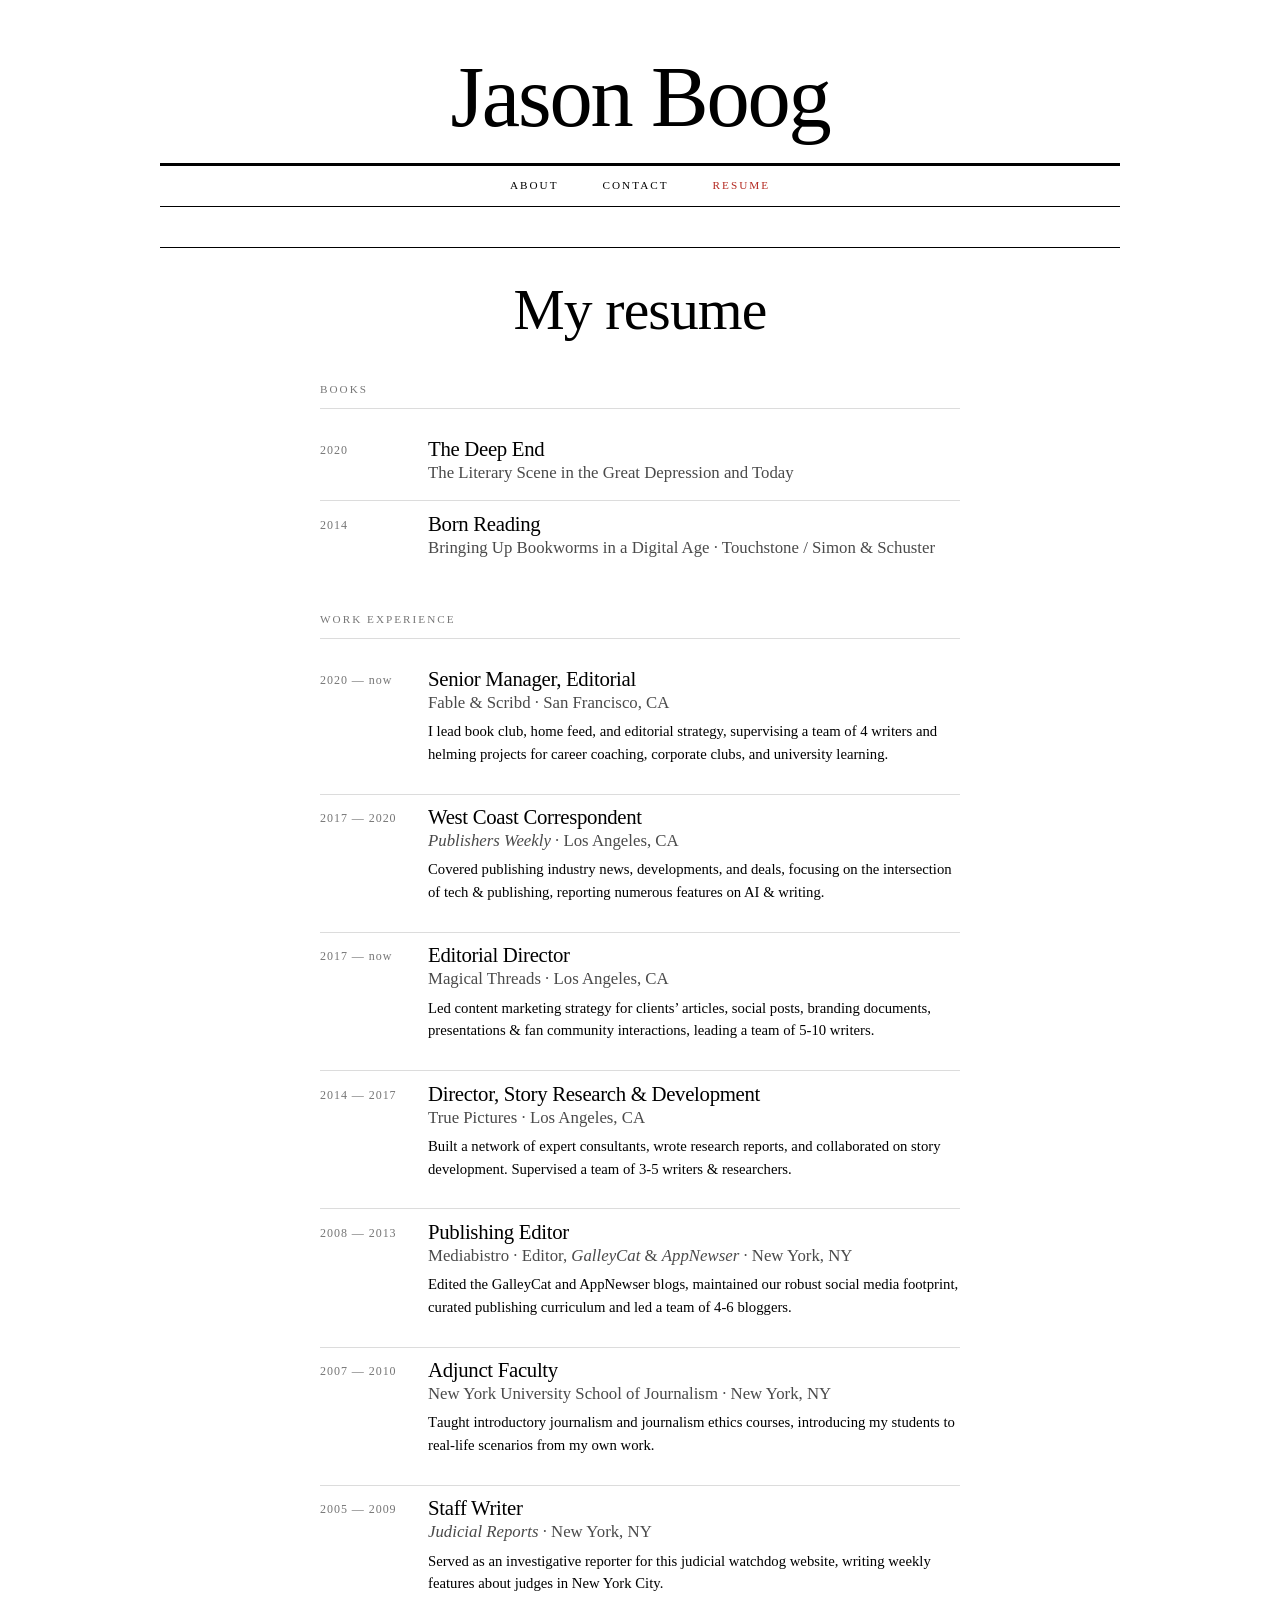
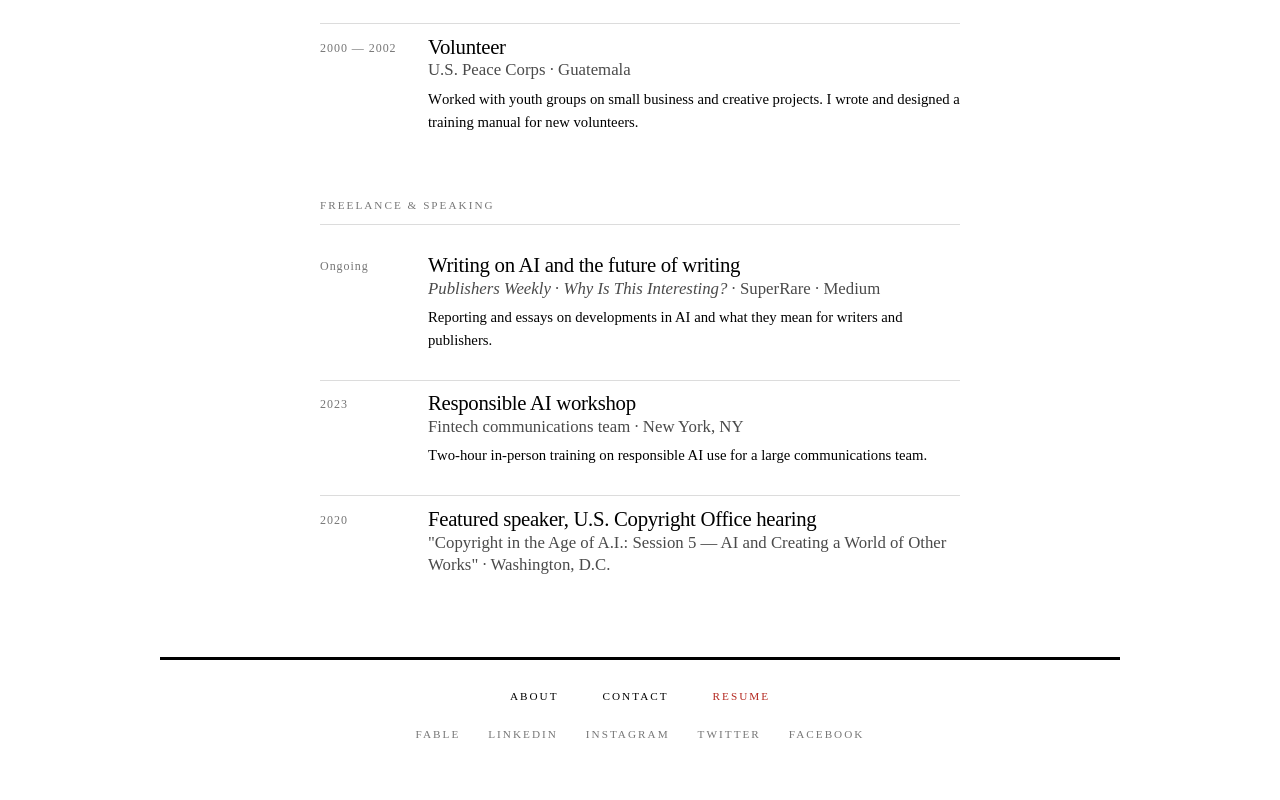
<file: resume.html>
<!DOCTYPE html>
<html lang="en">
<head>
  <meta charset="UTF-8">
  <meta name="viewport" content="width=device-width, initial-scale=1.0">
  <title>Resume — Jason Boog</title>
  <meta name="description" content="Jason Boog's working résumé: books (The Deep End, Born Reading), editorial leadership at Fable, reporting for Publishers Weekly, and teaching at NYU.">
  <link rel="canonical" href="https://jasonboog.com/resume.html">

  <meta property="og:type" content="profile">
  <meta property="og:site_name" content="Jason Boog">
  <meta property="og:title" content="Resume — Jason Boog">
  <meta property="og:description" content="Books, editorial leadership, reporting, and teaching — the working résumé of Jason Boog.">
  <meta property="og:url" content="https://jasonboog.com/resume.html">
  <meta name="twitter:card" content="summary">
  <meta name="twitter:title" content="Resume — Jason Boog">
  <meta name="twitter:description" content="Books, editorial leadership, reporting, and teaching — the working résumé of Jason Boog.">

  <link rel="preconnect" href="https://fonts.googleapis.com">
  <link rel="preconnect" href="https://fonts.gstatic.com" crossorigin>
  <link href="https://fonts.googleapis.com/css2?family=Cormorant+Garamond:ital,wght@0,400;0,500;0,600;0,700;1,400;1,500;1,600&family=Lora:ital,wght@0,400;0,500;0,600;1,400;1,500&family=IBM+Plex+Mono:wght@400;500&display=swap" rel="stylesheet">
  <link rel="stylesheet" href="/site.css">
</head>
<body data-page="resume">
  <main class="page">
    <header class="masthead" data-slot="masthead"></header>
    <section class="interior">
      <div class="interior-head" data-slot="interior-head"></div>
      <div class="interior-prose" style="max-width: 640px;" data-slot="resume-sections"></div>
    </section>
    <footer class="colophon" data-slot="footer"></footer>
  </main>
  <script src="/site.js"></script>
</body>
</html>
</file>
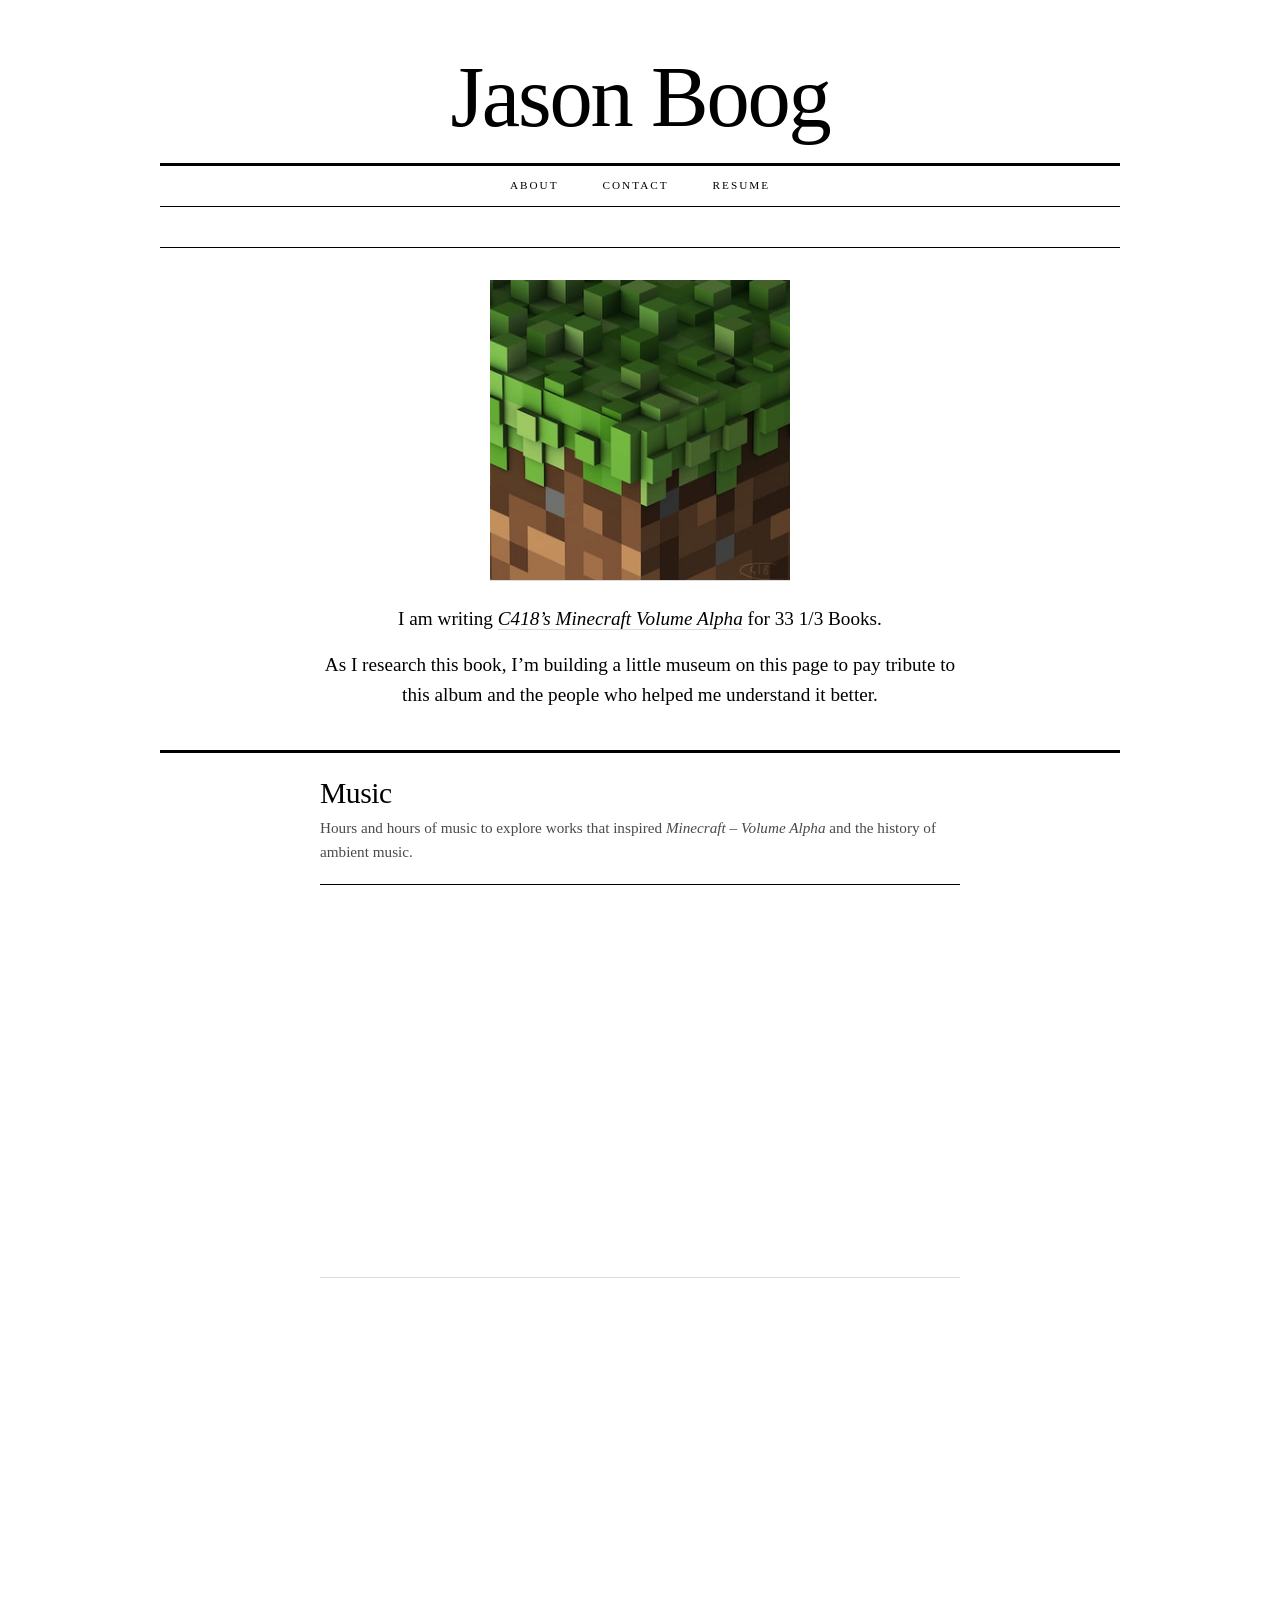
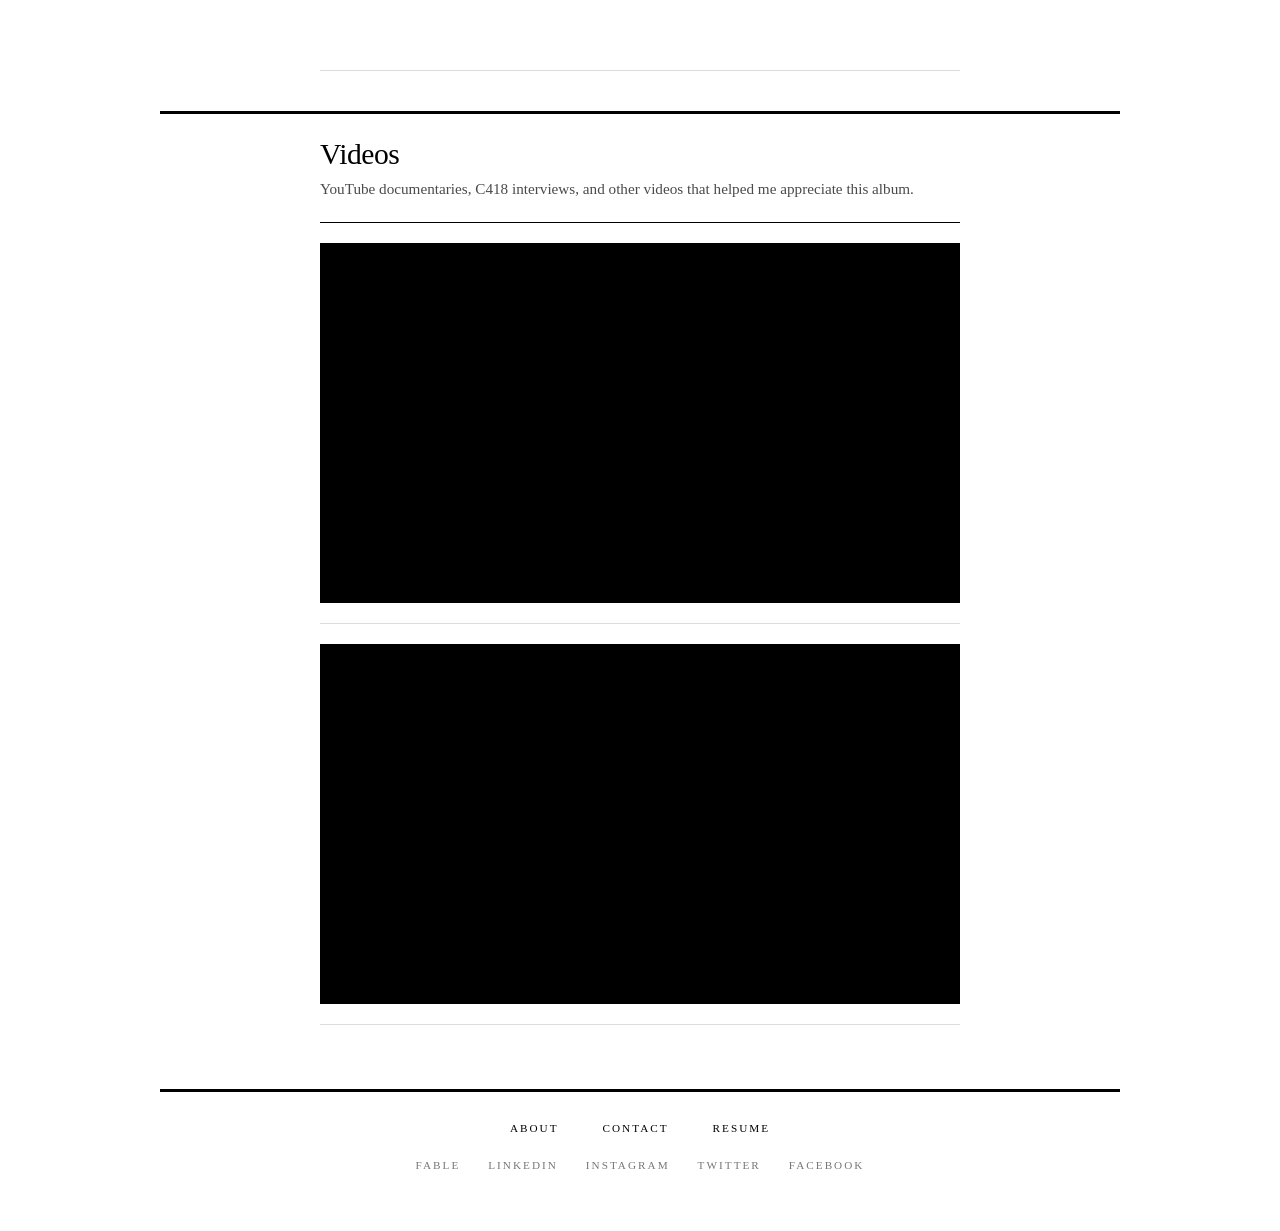
<file: volume-alpha.html>
<!DOCTYPE html>
<html lang="en">
<head>
  <meta charset="UTF-8">
  <meta name="viewport" content="width=device-width, initial-scale=1.0">
  <title>C418’s Minecraft Volume Alpha — Jason Boog</title>
  <meta name="description" content="Jason Boog is writing C418’s Minecraft Volume Alpha for 33 1/3 Books. A personal tribute page with the music and videos that shaped the book.">


  <link rel="canonical" href="https://jasonboog.com/volume-alpha.html">
  <meta property="og:type" content="article">
  <meta property="og:site_name" content="Jason Boog">
  <meta property="og:title" content="C418’s Minecraft Volume Alpha — Jason Boog">
  <meta property="og:description" content="A personal tribute to C418’s Volume Alpha, written alongside the 33 1/3 book.">
  <meta property="og:url" content="https://jasonboog.com/volume-alpha.html">
  <meta property="og:image" content="https://jasonboog.com/images/volume-alpha-cover.jpg">
  <meta name="twitter:card" content="summary_large_image">

  <link rel="preconnect" href="https://fonts.googleapis.com">
  <link rel="preconnect" href="https://fonts.gstatic.com" crossorigin>
  <link href="https://fonts.googleapis.com/css2?family=Cormorant+Garamond:ital,wght@0,400;0,500;0,600;0,700;1,400;1,500;1,600&family=Lora:ital,wght@0,400;0,500;0,600;1,400;1,500&family=IBM+Plex+Mono:wght@400;500&display=swap" rel="stylesheet">
  <link rel="stylesheet" href="/site.css">

  <!-- Page-only styles. Everything else comes from /site.css. -->
  <style>
    .va-sr { position:absolute; width:1px; height:1px; overflow:hidden; clip:rect(0 0 0 0); white-space:nowrap; }

    /* Cover as the page title */
    .va-cover { margin: 0 auto; max-width: 300px; }
    .va-cover img { display:block; width:100%; height:auto; box-shadow: 0 1px 0 var(--rule-soft, #dcdcdc); }
    .va-cover-placeholder {
      display:none; aspect-ratio: 5/7; width:100%;
      border:1px solid var(--ink, #000); background:#f4f4f4;
      align-items:center; justify-content:center; flex-direction:column; gap:0.5rem;
      text-align:center; padding:1.5rem;
      font-size:0.7rem; letter-spacing:0.18em; text-transform:uppercase; color:var(--ink-faint, #767676);
    }
    .va-cover-placeholder strong { font-size:1.35rem; letter-spacing:-0.01em; text-transform:none; color:var(--ink, #000); font-weight:400; line-height:1.2 }
    .va-cover.is-missing img { display:none; }
    .va-cover.is-missing .va-cover-placeholder { display:flex; }
    .va-cover figcaption { font-size:0.72rem; color:var(--ink-faint, #767676); padding-top:0.6rem; text-align:center; }

    .va-intro { max-width: 34em; margin: 1.5rem auto 0; text-align:center; font-size:1.2rem; line-height:1.55; }
    .va-intro p + p { margin-top: 1rem; }
    .va-intro a { border-bottom: 1px solid var(--rule-soft, #dcdcdc); }
    .va-intro a:hover { border-bottom-color: var(--accent, #b3261e); }

    /* Sections reuse the About page's side-label grid */
    .va-section { margin-top: 2.5rem; padding-top: 1.5rem; border-top: 3px solid var(--ink, #000); }
    .va-section .interior-grid { display:block; max-width:640px; margin:0 auto; }
    .va-section h2 { font-weight:400; font-size:1.85rem; line-height:1.1; letter-spacing:-0.015em; margin:0 0 0.4rem; }
    .va-section .va-deck { color: var(--ink-soft, #4a4a4a); font-size:0.95rem; margin-bottom:1.25rem; }

    .va-embeds { list-style:none; margin:0; padding:0; border-top:1px solid var(--ink, #000); }
    .va-embeds > li { padding:1.25rem 0; border-bottom:1px solid var(--rule-soft, #dcdcdc); }
    .va-embeds iframe { display:block; width:100%; border:0; border-radius:0; }
    .va-embeds .va-video { aspect-ratio:16/9; height:auto; background:#000; }
    .va-embeds .va-title { font-weight:700; }
    .va-embeds .va-note { display:block; color:var(--ink-soft, #4a4a4a); font-size:0.92rem; margin-top:0.55rem; line-height:1.45; }
    .va-embeds .va-note a { border-bottom:1px solid var(--rule-soft, #dcdcdc); }
    .va-empty {
      border:1px dashed var(--ink-faint, #767676); padding:1.5rem; text-align:center;
      font-size:0.7rem; letter-spacing:0.18em; text-transform:uppercase; color:var(--ink-faint, #767676);
    }

    .va-thanks { columns: 2; column-gap: 2rem; list-style:none; padding:0; margin:0; }
    .va-thanks li { break-inside: avoid; padding:0.35rem 0; border-bottom:1px solid var(--rule-soft, #dcdcdc); }

    @media (max-width:720px){
      .va-cover { max-width: 220px; }
      .va-intro { font-size:1.08rem; }
      .va-thanks { columns:1; }
    }
  </style>
</head>
<body data-page="volume-alpha">
  <main class="page">
    <!-- Masthead + nav are filled in by /site.js, same as every page -->
    <header class="masthead" data-slot="masthead"></header>

    <section class="interior">

      <!-- ── TITLE: the book cover ─────────────────────────────────
           The cover lives at /images/volume-alpha-cover.jpg. If it is
           ever missing, a plain placeholder shows instead.   -->
      <div class="interior-head">
        <h1 class="va-sr">C418’s Minecraft Volume Alpha</h1>
        <figure class="va-cover" id="va-cover">
          <img src="/images/volume-alpha-cover.jpg"
               alt="Cover of C418’s Minecraft – Volume Alpha"
               onerror="this.parentNode.classList.add('is-missing')">
          <div class="va-cover-placeholder" aria-hidden="true">
            <strong>C418’s Minecraft<br>Volume Alpha</strong>
            33 1/3 · Cover to come
          </div>
        </figure>

        <div class="va-intro">
          <p>I am writing <a href="https://www.instagram.com/p/De11K4fxANR/"><em>C418’s Minecraft Volume Alpha</em></a> for 33 1/3 Books.</p>
          <p>As I research this book, I’m building a little museum on this page to pay tribute to this album and the people who helped me understand it better.</p>
        </div>
      </div>

      <!-- ── LISTENING: Spotify ──────────────────────────────────── -->
      <section class="va-section" aria-labelledby="va-listen">
        <div class="interior-grid">
          <div>
            <h2 id="va-listen">Music</h2>
            <p class="va-deck">Hours and hours of music to explore works that inspired <em>Minecraft – Volume Alpha</em> and the history of ambient music.</p>
            <ul class="va-embeds" data-embeds="spotify"></ul>
          </div>
        </div>
      </section>

      <!-- ── WATCHING: YouTube ───────────────────────────────────── -->
      <section class="va-section" aria-labelledby="va-watch">
        <div class="interior-grid">
          <div>
            <h2 id="va-watch">Videos</h2>
            <p class="va-deck">YouTube documentaries, C418 interviews, and other videos that helped me appreciate this album.</p>
            <ul class="va-embeds" data-embeds="youtube"></ul>
          </div>
        </div>
      </section>

      <!-- ── THANKS (optional — delete this section if unused) ───── -->
      <section class="va-section" aria-labelledby="va-thanks" id="va-thanks-section">
        <div class="interior-grid">
          <div>
            <h2 id="va-thanks">Inspirations</h2>
            <p class="va-deck">The people whose work taught me how to listen to this record.</p>
            <ul class="va-thanks" data-thanks></ul>
          </div>
        </div>
      </section>

    </section>

    <!-- Footer is filled in by /site.js -->
    <footer class="colophon" data-slot="footer"></footer>
  </main>

  <script>
    /* ════════════════════════════════════════════════════════════════
       EDIT HERE — paste normal share links; the page builds the embeds.
       Spotify: "Share → Copy link" on a playlist, album or track.
       YouTube: the address of the video (youtube.com/watch?v=… or youtu.be/…).
       Leave a list empty and the section shows a placeholder.
    ════════════════════════════════════════════════════════════════ */
    const SPOTIFY = [
      // { url: "https://open.spotify.com/playlist/XXXXXXXX", title: "Playlist name", note: "Why it matters." },
      { url: "https://open.spotify.com/playlist/7Js97HGm16FWMfZJVYI1Re", title: "", note: "" },
      { url: "https://open.spotify.com/playlist/5Gpzs67KVNyZpRczblzLvW", title: "", note: "" },
    ];

    const YOUTUBE = [
      // { url: "https://www.youtube.com/watch?v=XXXXXXXX", title: "Video title", note: "Why it matters." },
      { url: "https://www.youtube.com/watch?v=9EvH-2e5at4", title: "", note: "" },
      { url: "https://www.youtube.com/watch?v=4mn47MqhbFY", title: "", note: "" },
    ];

    const THANKS = [
      // "Name — what they gave you",
    ];

    /* ── No need to edit below ─────────────────────────────────────── */
    // site.js renames the browser tab after the page id ("Volume-alpha — …"); keep ours.
    (function () {
      const T = document.title, el = document.querySelector('title');
      new MutationObserver(() => { if (document.title !== T) document.title = T; })
        .observe(el, { childList: true, characterData: true, subtree: true });
    })();

    (function () {
      const esc = s => String(s || '').replace(/[&<>"']/g, c => ({'&':'&amp;','<':'&lt;','>':'&gt;','"':'&quot;',"'":'&#39;'}[c]));

      function spotifySrc(url) {
        const m = String(url).match(/open\.spotify\.com\/(?:intl-[a-z]+\/)?(playlist|album|track|artist|episode|show)\/([A-Za-z0-9]+)/);
        return m ? 'https://open.spotify.com/embed/' + m[1] + '/' + m[2] : null;
      }
      function youtubeSrc(url) {
        const m = String(url).match(/(?:youtube\.com\/(?:watch\?v=|embed\/|shorts\/|live\/)|youtu\.be\/)([A-Za-z0-9_-]{11})/);
        return m ? 'https://www.youtube-nocookie.com/embed/' + m[1] : null;
      }

      function fill(list, items, kind) {
        if (!list) return;
        if (!items.length) {
          list.innerHTML = '<li><div class="va-empty">' + (kind === 'spotify' ? 'Spotify playlists coming soon' : 'Videos coming soon') + '</div></li>';
          return;
        }
        list.innerHTML = items.map(it => {
          const src = kind === 'spotify' ? spotifySrc(it.url) : youtubeSrc(it.url);
          if (!src) return '';
          const frame = kind === 'spotify'
            ? '<iframe src="' + src + '" height="352" loading="lazy" title="' + esc(it.title || 'Spotify player') + '" allow="autoplay; clipboard-write; encrypted-media; fullscreen; picture-in-picture"></iframe>'
            : '<iframe class="va-video" src="' + src + '" loading="lazy" title="' + esc(it.title || 'YouTube video') + '" allow="accelerometer; clipboard-write; encrypted-media; gyroscope; picture-in-picture" allowfullscreen referrerpolicy="strict-origin-when-cross-origin"></iframe>';
          const text = (it.title || it.note)
            ? '<span class="va-note">' + (it.title ? '<span class="va-title">' + esc(it.title) + (it.note ? ':' : '') + '</span> ' : '') + esc(it.note) + '</span>'
            : '';
          return '<li>' + frame + text + '</li>';
        }).join('');
      }

      fill(document.querySelector('[data-embeds="spotify"]'), SPOTIFY, 'spotify');
      fill(document.querySelector('[data-embeds="youtube"]'), YOUTUBE, 'youtube');

      const thanks = document.querySelector('[data-thanks]');
      if (THANKS.length) thanks.innerHTML = THANKS.map(t => '<li>' + esc(t) + '</li>').join('');
      else document.getElementById('va-thanks-section').hidden = true;
    })();
  </script>
  <script src="/site.js"></script>
</body>
</html>
</file>
<file: site.css>
/* ═══════════════════════════════════════════════════════════════
   Jason Boog — shared stylesheet
   One stylesheet, every page.
═══════════════════════════════════════════════════════════════ */

:root {
  --paper:        #f4ecd8;
  --paper-soft:   #ebe2c8;
  --paper-deep:   #e3d8b8;
  --ink:          #2a2117;
  --ink-soft:     #6b5e4a;
  --ink-faint:    #a89a7e;
  --rule:         #c8bda0;
  --rule-soft:    #d9cfb4;
  --accent:       #a83432;
  --max-w:        940px;
}

*, *::before, *::after { box-sizing: border-box; margin: 0; padding: 0; }
html { scroll-behavior: smooth; }
body {
  background: var(--paper);
  color: var(--ink);
  font-family: 'Lora', Georgia, serif;
  font-size: 17px;
  line-height: 1.7;
  padding: 0 1.5rem;
  font-feature-settings: "kern", "liga", "onum";
  -webkit-font-smoothing: antialiased;
  text-rendering: optimizeLegibility;
}
a { color: var(--ink); text-decoration: underline; text-decoration-color: var(--rule); text-underline-offset: 3px; text-decoration-thickness: 0.5px; }
a:hover { color: var(--accent); text-decoration-color: var(--accent); }
em, i { font-style: italic; }

.page { max-width: var(--max-w); margin: 0 auto; position: relative; }

/* ── Editorial label ──────────────────────────────────────── */
.kicker {
  display: inline-block;
  font-family: 'IBM Plex Mono', ui-monospace, monospace;
  font-size: 0.7rem;
  letter-spacing: 0.16em;
  text-transform: uppercase;
  color: var(--accent);
  font-weight: 500;
}
.kicker--ink   { color: var(--ink-soft); }
.kicker--faint { color: var(--ink-faint); }

/* ── Masthead ─────────────────────────────────────────────── */
.masthead {
  padding: 3.5rem 0 1.75rem;
  text-align: center;
}
.double-rule {
  border: none;
  border-top: 1px solid var(--ink);
  border-bottom: 1px solid var(--ink);
  height: 4px;
}
.double-rule--thin {
  border-top: 0.5px solid var(--ink);
  border-bottom: 0.5px solid var(--ink);
  height: 3px;
}
.masthead-title {
  font-family: 'Cormorant Garamond', serif;
  font-weight: 600;
  font-size: clamp(3.4rem, 9vw, 5.4rem);
  line-height: 1;
  letter-spacing: -0.015em;
  margin: 1.75rem 0 0.5rem;
}
.masthead-title a { text-decoration: none; color: inherit; }
.masthead-deck {
  font-family: 'Cormorant Garamond', serif;
  font-weight: 500;
  font-size: 1.2rem;
  color: var(--ink-soft);
  line-height: 1.45;
  max-width: 32em;
  margin: 0 auto 1.5rem;
}
.masthead-deck em, .masthead-deck i { font-style: italic; }
.masthead-deck a { color: var(--ink-soft); text-decoration-color: var(--rule); }
.masthead-deck a:hover { color: var(--accent); }
nav.masthead-nav {
  display: flex;
  justify-content: center;
  flex-wrap: wrap;
  gap: 0.25rem 1.75rem;
  padding-top: 1rem;
}
nav.masthead-nav a {
  font-family: 'IBM Plex Mono', monospace;
  font-size: 0.7rem;
  text-transform: uppercase;
  letter-spacing: 0.16em;
  color: var(--ink-soft);
  text-decoration: none;
}
nav.masthead-nav a:hover { color: var(--accent); }
nav.masthead-nav a.is-current { color: var(--accent); }

/* ── The Books spotlight ──────────────────────────────────── */
.books {
  margin: 2.5rem 0 0;
  text-align: center;
}
.books .kicker { margin-bottom: 0.65rem; }
.books-list {
  list-style: none;
  display: flex;
  flex-direction: column;
  gap: 0.4rem;
  margin: 0 auto;
}
.books-list li {
  font-family: 'Cormorant Garamond', serif;
  font-weight: 600;
  font-size: 1.4rem;
  line-height: 1.25;
}
.books-list a {
  text-decoration: none;
  color: var(--ink);
  border-bottom: 0.5px solid var(--rule);
  padding-bottom: 1px;
}
.books-list a:hover {
  color: var(--accent);
  border-bottom-color: var(--accent);
}

/* ── Plate (shared image frame) ───────────────────────────── */
.plate-frame {
  background: var(--paper-deep);
  padding: 0.5rem;
  border: 0.5px solid var(--rule);
}
.plate-img-wrap {
  position: relative;
  width: 100%;
  aspect-ratio: 4 / 3;
  background:
    repeating-linear-gradient(45deg, var(--paper-soft) 0 10px, var(--paper-deep) 10px 20px);
  overflow: hidden;
}
.plate-img {
  display: block;
  width: 100%;
  height: 100%;
  object-fit: cover;
  object-position: center;
  filter: contrast(1.04) sepia(0.05);
}
.plate-placeholder {
  position: absolute;
  inset: 0;
  display: flex;
  align-items: center;
  justify-content: center;
  font-family: 'IBM Plex Mono', monospace;
  font-size: 0.7rem;
  letter-spacing: 0.18em;
  text-transform: uppercase;
  color: var(--ink-faint);
}

/* ── Daily hero plate ─────────────────────────────────────── */
.hero-plate {
  margin: 2rem 0 0;
}
.hero-plate .plate-img-wrap {
  aspect-ratio: 16 / 9;
  max-height: 460px;
}
.hero-cap {
  display: grid;
  grid-template-columns: 1fr auto;
  gap: 1rem;
  align-items: baseline;
  padding: 0.75rem 0.25rem 0;
  font-size: 0.78rem;
  color: var(--ink-soft);
  line-height: 1.5;
}
.hero-cap .title { font-family: 'Cormorant Garamond', serif; font-size: 1rem; color: var(--ink); }
.hero-cap .title a { text-decoration: none; color: inherit; border-bottom: 0.5px solid var(--rule); }
.hero-cap .title a:hover { color: var(--accent); border-bottom-color: var(--accent); }
.hero-cap .meta { text-align: right; font-family: 'IBM Plex Mono', monospace; font-size: 0.7rem; letter-spacing: 0.06em; }

/* ── Pull quote ───────────────────────────────────────────── */
.pull-quote {
  margin: 3rem 0 0;
  padding: 2rem 1rem;
  text-align: center;
  border-top: 1px solid var(--rule);
  border-bottom: 1px solid var(--rule);
}
.pull-quote::before, .pull-quote::after {
  content: "";
  display: block;
  width: 60px;
  height: 1px;
  background: var(--accent);
  margin: 0 auto 1rem;
}
.pull-quote::after { margin: 1rem auto 0; }
.pull-quote blockquote {
  font-family: 'Cormorant Garamond', serif;
  font-weight: 500;
  font-size: 1.5rem;
  line-height: 1.4;
  max-width: 28em;
  margin: 0 auto 0.85rem;
  color: var(--ink);
  text-wrap: pretty;
}
.pull-quote blockquote em, .pull-quote blockquote i { font-style: italic; }
.pull-quote cite {
  font-style: normal;
  font-family: 'IBM Plex Mono', monospace;
  font-size: 0.68rem;
  letter-spacing: 0.14em;
  text-transform: uppercase;
  color: var(--ink-faint);
}

/* ── Four Rooms — symmetric 2×2 ───────────────────────────── */
#rooms {
  margin-top: 3.5rem;
  padding-top: 1.75rem;
  border-top: 1px solid var(--rule);
}
.rooms-grid {
  display: grid;
  grid-template-columns: 1fr 1fr;
  column-gap: 3rem;
  row-gap: 2.75rem;
}
.room { display: flex; flex-direction: column; }
.room-plate { margin: 0 0 1.1rem; }
.room-cap {
  font-family: 'IBM Plex Mono', ui-monospace, monospace;
  font-size: 0.7rem;
  letter-spacing: 0.04em;
  line-height: 1.5;
  color: var(--ink-faint);
  padding: 0.55rem 0.15rem 0;
}
.room-cap a {
  color: var(--ink-soft);
  text-decoration: none;
  border-bottom: 0.5px solid var(--rule);
}
.room-cap a:hover { color: var(--accent); border-bottom-color: var(--accent); }
.room-head {
  display: flex;
  align-items: baseline;
  gap: 0.75rem;
  margin-bottom: 0.35rem;
  flex-wrap: wrap;
}
.room-name {
  font-family: 'Cormorant Garamond', serif;
  font-weight: 600;
  font-size: 1.85rem;
  line-height: 1;
  letter-spacing: -0.01em;
}
.room-deck {
  font-family: 'Cormorant Garamond', serif;
  font-weight: 500;
  font-size: 1.05rem;
  color: var(--ink-soft);
  line-height: 1.4;
  margin-bottom: 1rem;
}
.room-pieces {
  list-style: none;
  margin: 0 0 1rem;
  padding: 0.85rem 0 0.85rem;
  border-top: 0.5px solid var(--rule-soft);
  border-bottom: 0.5px solid var(--rule-soft);
}
.room-pieces li {
  padding: 0.32rem 0;
  font-family: 'Cormorant Garamond', serif;
  font-size: 1.1rem;
  font-weight: 500;
  line-height: 1.3;
  border-bottom: 0.5px dotted var(--rule);
}
.room-pieces li em, .room-pieces li i { font-style: italic; }
.room-pieces li:last-child { border-bottom: none; }
.room-pieces a { text-decoration: none; color: var(--ink); }
.room-pieces a:hover { color: var(--accent); text-decoration: underline; text-decoration-color: var(--accent); text-underline-offset: 3px; }

.room-more {
  display: inline-block;
  font-family: 'IBM Plex Mono', monospace;
  font-size: 0.7rem;
  letter-spacing: 0.14em;
  text-transform: uppercase;
  color: var(--accent);
  text-decoration: none;
}
.room-more::after { content: " →"; }
.room-more:hover { text-decoration: underline; }

/* ── Interior page (About / Resume / Contact) ─────────────── */
.interior {
  margin: 3rem 0 0;
  padding-top: 2rem;
  border-top: 1px solid var(--rule);
}
.interior-head {
  text-align: center;
  margin-bottom: 2.5rem;
}
.interior-head .kicker { margin-bottom: 0.6rem; }
.interior-head h1 {
  font-family: 'Cormorant Garamond', serif;
  font-weight: 600;
  font-size: clamp(2.4rem, 6vw, 3.6rem);
  line-height: 1.05;
  letter-spacing: -0.01em;
}
.interior-head .deck {
  font-family: 'Cormorant Garamond', serif;
  font-weight: 500;
  font-size: 1.15rem;
  color: var(--ink-soft);
  line-height: 1.45;
  max-width: 32em;
  margin: 0.6rem auto 0;
}
.interior-grid {
  display: grid;
  grid-template-columns: 220px 1fr;
  gap: 2.5rem;
  max-width: 760px;
  margin: 0 auto;
}
.interior-grid .col-side {
  font-family: 'IBM Plex Mono', monospace;
  font-size: 0.7rem;
  letter-spacing: 0.14em;
  text-transform: uppercase;
  color: var(--ink-faint);
  text-align: right;
  padding-top: 0.45rem;
}
.interior-prose {
  max-width: 36em;
  margin: 0 auto;
}
.interior-prose p { margin-bottom: 1.1rem; }
.interior-prose p + p { text-indent: 1.5em; }
/* Drop-cap on About page only — scoped to direct <p> children of .interior-prose
   so it doesn't leak into the resume's description paragraphs. */
.interior-prose > p:first-of-type::first-letter {
  font-family: 'Cormorant Garamond', serif;
  font-weight: 600;
  font-size: 3.3rem;
  float: left;
  line-height: 0.9;
  padding: 0.35rem 0.6rem 0 0;
  color: var(--ink);
}

/* Resume entries */
.cv-section + .cv-section { margin-top: 2.25rem; }
.cv-section h2 {
  font-family: 'IBM Plex Mono', monospace;
  font-size: 0.72rem;
  letter-spacing: 0.18em;
  text-transform: uppercase;
  color: var(--accent);
  font-weight: 500;
  padding-bottom: 0.55rem;
  border-bottom: 0.5px solid var(--rule);
  margin-bottom: 1.1rem;
}
.cv-entry {
  display: grid;
  grid-template-columns: 5.5rem 1fr;
  gap: 1.25rem;
  padding: 0.65rem 0;
  border-bottom: 0.5px dotted var(--rule);
}
.cv-entry:last-child { border-bottom: none; }
.cv-entry .yr {
  font-family: 'IBM Plex Mono', monospace;
  font-size: 0.75rem;
  letter-spacing: 0.06em;
  color: var(--ink-faint);
  padding-top: 0.25rem;
}
.cv-entry h3 {
  font-family: 'Cormorant Garamond', serif;
  font-weight: 600;
  font-size: 1.3rem;
  line-height: 1.2;
  letter-spacing: -0.005em;
}
.cv-entry .org {
  font-family: 'Cormorant Garamond', serif;
  font-weight: 500;
  color: var(--ink-soft);
  font-size: 1.05rem;
  line-height: 1.35;
  margin-bottom: 0.35rem;
}
.cv-entry .org em, .cv-entry .org i { font-style: italic; }
.cv-entry p {
  font-size: 0.92rem;
  color: var(--ink-soft);
  line-height: 1.55;
}

/* Contact */
.contact-grid {
  display: grid;
  grid-template-columns: 1fr 1fr;
  gap: 2rem 2.5rem;
  max-width: 640px;
  margin: 0 auto;
  padding-top: 0.5rem;
}
.contact-card {
  padding: 1.5rem 1.25rem;
  border: 0.5px solid var(--rule);
  background: var(--paper-soft);
}
.contact-card .kicker { display: block; margin-bottom: 0.6rem; }
.contact-card .h {
  font-family: 'Cormorant Garamond', serif;
  font-size: 1.5rem;
  font-weight: 600;
  line-height: 1.15;
  margin-bottom: 0.35rem;
}
.contact-card .h a { text-decoration: none; }
.contact-card p {
  font-size: 0.88rem;
  color: var(--ink-soft);
  line-height: 1.5;
}

/* ── Colophon ─────────────────────────────────────────────── */
.colophon {
  margin: 1.25rem 0 0;
  padding: 0 0 2.5rem;
}
.foot-nav {
  display: flex;
  justify-content: center;
  flex-wrap: wrap;
  gap: 0.5rem 2.5rem;
  padding-top: 1.25rem;
  border-top: 1px solid var(--rule);
}
.foot-nav a {
  font-family: 'IBM Plex Mono', monospace;
  font-size: 0.75rem;
  text-transform: uppercase;
  letter-spacing: 0.16em;
  color: var(--ink-soft);
  text-decoration: none;
  padding: 0.25rem 0;
}
.foot-nav a:hover { color: var(--accent); }
.foot-nav a.is-current { color: var(--accent); }
.foot-social {
  display: flex;
  justify-content: center;
  flex-wrap: wrap;
  gap: 0.4rem 1.5rem;
  margin-top: 1.25rem;
}
.foot-social a {
  font-family: 'IBM Plex Mono', monospace;
  font-size: 0.68rem;
  text-transform: uppercase;
  letter-spacing: 0.16em;
  color: var(--ink-faint);
  text-decoration: none;
}
.foot-social a:hover { color: var(--accent); }

/* ── Mobile ───────────────────────────────────────────────── */
@media (max-width: 720px) {
  body { font-size: 16px; padding: 0 1rem; }
  .masthead { padding-top: 2.5rem; }
  .masthead-title { font-size: 3rem; }
  .rooms-grid { grid-template-columns: 1fr; row-gap: 2.25rem; column-gap: 0; }
  .pull-quote blockquote { font-size: 1.25rem; }
  .room-name { font-size: 1.65rem; }
  .hero-plate .plate-img-wrap { aspect-ratio: 4 / 3; max-height: none; }
  .interior-grid { grid-template-columns: 1fr; gap: 1rem; }
  .interior-grid .col-side { text-align: left; }
  .cv-entry { grid-template-columns: 1fr; gap: 0.25rem; }
  .contact-grid { grid-template-columns: 1fr; }
}


/* ═══════════════════════════════════════════════════════════════
   REDESIGN — appended 2026-10-20
═══════════════════════════════════════════════════════════════ */

/* ═══════════════════════════════════════════════════════════════
   REDESIGN — white page, Georgia throughout, 3px black rules
   Appended to the end of site.css so these rules override the
   original cream/multi-font design.
═══════════════════════════════════════════════════════════════ */

/* Repoint the old CSS variables so every selector in the original
   stylesheet that used var(--paper), var(--ink), etc. picks up the
   new palette automatically. */
:root {
  --paper:      #fff;
  --paper-soft: #fff;
  --paper-deep: #f4f4f4;
  --ink:        #000;
  --ink-soft:   #4a4a4a;
  --ink-faint:  #767676;
  --rule:       #000;
  --rule-soft:  #dcdcdc;
  --accent:     #b3261e;
  --max-w:      960px;
  /* new vars introduced by the redesign CSS below */
  --bg:   #fff;
  --ink-2: #4a4a4a;
  --ink-3: #767676;
  --hair: #dcdcdc;
}

/* Force Georgia on every element. The old stylesheet set Cormorant,
   Lora, and IBM Plex Mono on specific selectors — more specific than
   body — so without this blanket rule they'd override the new font. */
body, body *, h1, h2, h3, h4, h5, h6, p, a, li, span, div, cite,
blockquote, em, i, aside, nav, section, article, figcaption, label {
  font-family: Georgia, 'Times New Roman', serif;
}
em, i { font-style: italic; }

html, body { background: #fff; }
body {
  color: #000; font-size: 17px; line-height: 1.6;
  padding: 0 1.5rem;
}
a { color: #000; text-decoration: none; }
a:hover { color: var(--accent); }

/* All uppercase labels (kicker, caps, section labels) ─ Georgia tracked wide */
.caps, .kicker, .cv-section h2 {
  font-family: Georgia, serif; font-weight: 400;
  font-size: 0.7rem; letter-spacing: 0.18em;
  text-transform: uppercase; color: var(--ink-3);
}

/* ── Masthead ─────────────────────────────────────────────── */
.masthead { padding: 3rem 0 0; text-align: center; }
.masthead-title {
  font-family: Georgia, serif; font-weight: 400;
  font-size: clamp(3rem, 8.5vw, 5.4rem);
  line-height: 1; letter-spacing: -0.025em;
  padding: 0.4rem 0 1.4rem; margin: 0;
}
.masthead-title a { color: #000; }
.masthead-deck { display: none; }
.double-rule, .double-rule--thin { display: none; }
nav.masthead-nav {
  display: flex; justify-content: center; flex-wrap: wrap;
  gap: 0.4rem 2.75rem; padding: 0.7rem 0;
  border-top: 3px solid #000; border-bottom: 1px solid #000;
}
nav.masthead-nav a {
  font-family: Georgia, serif; font-weight: 400;
  font-size: 0.7rem; letter-spacing: 0.18em;
  text-transform: uppercase; color: #000;
}
nav.masthead-nav a:hover,
nav.masthead-nav a.is-current { color: var(--accent); }

/* ── Books ────────────────────────────────────────────────── */
.books {
  text-align: center; padding: 2.5rem 0 2.25rem; margin: 0;
  border-bottom: 1px solid var(--hair);
}
.books .kicker { color: var(--ink-3); display: block; margin-bottom: 0.9rem; }
.books-list {
  list-style: none; display: flex; flex-direction: column;
  gap: 0.5rem; margin: 0 auto; max-width: none;
}
.books-list li {
  font-family: Georgia, serif; font-weight: 400;
  font-size: 1.4rem; line-height: 1.25; text-wrap: balance;
}
.books-list a {
  text-decoration: none; color: #000;
  border-bottom: 1px solid var(--hair);
  padding-bottom: 0;
}
.books-list a:hover { color: var(--accent); border-bottom-color: var(--accent); }

/* ── Rooms ────────────────────────────────────────────────── */
#rooms { border: none; margin: 0; padding: 0; }
.rooms-grid {
  display: grid; grid-template-columns: minmax(0,1fr) minmax(0,1fr);
  column-gap: 3.5rem; row-gap: 3.25rem; padding: 2.75rem 0 0;
}
.room { display: flex; flex-direction: column; }
.room-plate { margin: 0 0 1.2rem; }
/* reset the original "framed" plate so the image sits flush */
.plate-frame { background: transparent; padding: 0; border: none; }
.plate-img-wrap {
  position: relative; aspect-ratio: 4/3;
  background: #f4f4f4; overflow: hidden;
}
.plate-img {
  display: block; width: 100%; height: 100%;
  object-fit: cover; filter: none;  /* reset old sepia tint */
}
.plate-placeholder { color: var(--ink-3); font-family: Georgia, serif; letter-spacing: 0.1em; }
.room-cap {
  font-size: 0.72rem; line-height: 1.5;
  color: var(--ink-3); padding: 0.5rem 0 0;
  font-family: Georgia, serif; letter-spacing: 0;
  text-transform: none;
}
.room-cap a {
  color: var(--ink-2); text-decoration: none;
  border-bottom: 1px solid var(--hair);
}
.room-cap a:hover { color: var(--accent); border-bottom-color: var(--accent); }
.room-head {
  display: block; margin: 0; padding-top: 0.9rem;
  border-top: 3px solid #000;
}
.room-name {
  font-family: Georgia, serif; font-weight: 400;
  font-size: 1.85rem; line-height: 1.1; letter-spacing: -0.015em;
}
.room-deck {
  font-family: Georgia, serif; font-style: normal;
  font-size: 0.92rem; color: var(--ink-2);
  margin: 0.45rem 0 0.9rem;
}
.room-pieces {
  list-style: none; margin: 0; padding: 0;
  border-top: 1px solid #000; border-bottom: none;
}
.room-pieces li {
  padding: 0; border-bottom: 1px solid var(--hair);
  font-family: Georgia, serif; font-weight: 400;
  font-size: 1rem; line-height: 1.35;
}
.room-pieces a {
  display: block; padding: 0.6rem 0; color: #000;
  text-decoration: none;
}
.room-pieces a:hover { color: var(--accent); text-decoration: none; }
.room-pieces li:last-child { border-bottom: 1px solid var(--hair); }
.room-more { display: none; }  /* already removed, keep hidden */

/* ── Pull quote ───────────────────────────────────────────── */
.pull-quote {
  margin: 4rem auto 0; max-width: 40rem;
  text-align: center; padding: 2.5rem 0;
  border-top: 1px solid #000; border-bottom: 1px solid #000;
}
.pull-quote::before, .pull-quote::after { display: none; }
.pull-quote blockquote {
  font-family: Georgia, serif; font-weight: 400;
  font-size: 1.55rem; line-height: 1.4; letter-spacing: -0.005em;
  text-wrap: pretty; margin: 0 0 1rem; color: #000; max-width: none;
}
.pull-quote cite {
  font-style: normal; font-family: Georgia, serif;
  font-size: 0.7rem; letter-spacing: 0.18em;
  text-transform: uppercase; color: var(--ink-3);
}

/* ── Colophon ─────────────────────────────────────────────── */
.colophon {
  margin-top: 4rem; padding: 1.5rem 0 3.5rem;
  border-top: 3px solid #000; text-align: center;
}
.colophon::before { display: none; }
.foot-nav, .foot-social {
  display: flex; justify-content: center; flex-wrap: wrap;
  border-top: none; padding-top: 0;
}
.foot-nav { gap: 0.4rem 2.75rem; }
.foot-social { gap: 0.4rem 1.75rem; margin-top: 1rem; }
.foot-nav a, .foot-social a {
  font-family: Georgia, serif; font-size: 0.7rem;
  letter-spacing: 0.18em; text-transform: uppercase;
  text-decoration: none;
}
.foot-nav a { color: #000; }
.foot-social a { color: var(--ink-3); }
.foot-nav a:hover, .foot-social a:hover,
.foot-nav a.is-current { color: var(--accent); }

/* Hero plate (if ever added back later) */
.hero-plate { display: none; }

/* ── Interior pages (about, resume, contact) ──────────────── */
.interior { margin: 2.5rem 0 0; padding-top: 2rem; border-top: 1px solid #000; }
.interior-head h1, .cv-entry h3, .contact-card .h {
  font-family: Georgia, serif; font-weight: 400;
  letter-spacing: -0.015em; color: #000;
}
.interior-head .deck, .cv-entry .org {
  font-family: Georgia, serif; font-style: normal;
  color: var(--ink-2);
}
.interior-prose p { color: #000; }
.interior-prose p:first-of-type::first-letter,
.interior-prose > p:first-of-type::first-letter {
  font-family: Georgia, serif; color: #000;
}
.col-side, .cv-entry .yr {
  font-family: Georgia, serif; letter-spacing: 0.08em; color: var(--ink-3);
}
.cv-section h2 {
  color: var(--ink-3); border-bottom: 1px solid var(--hair);
}
.cv-entry { border-bottom: 1px solid var(--hair); }
.contact-card {
  background: #fafafa; border: 1px solid var(--hair);
}
.contact-card .kicker { color: var(--ink-3); }

/* ── Mobile ───────────────────────────────────────────────── */
@media (max-width: 720px) {
  body { font-size: 16px; padding: 0 1rem; }
  .rooms-grid { grid-template-columns: minmax(0,1fr); row-gap: 2.75rem; }
  nav.masthead-nav { gap: 0.4rem 1.75rem; }
  .pull-quote blockquote { font-size: 1.4rem; }
}
</file>
